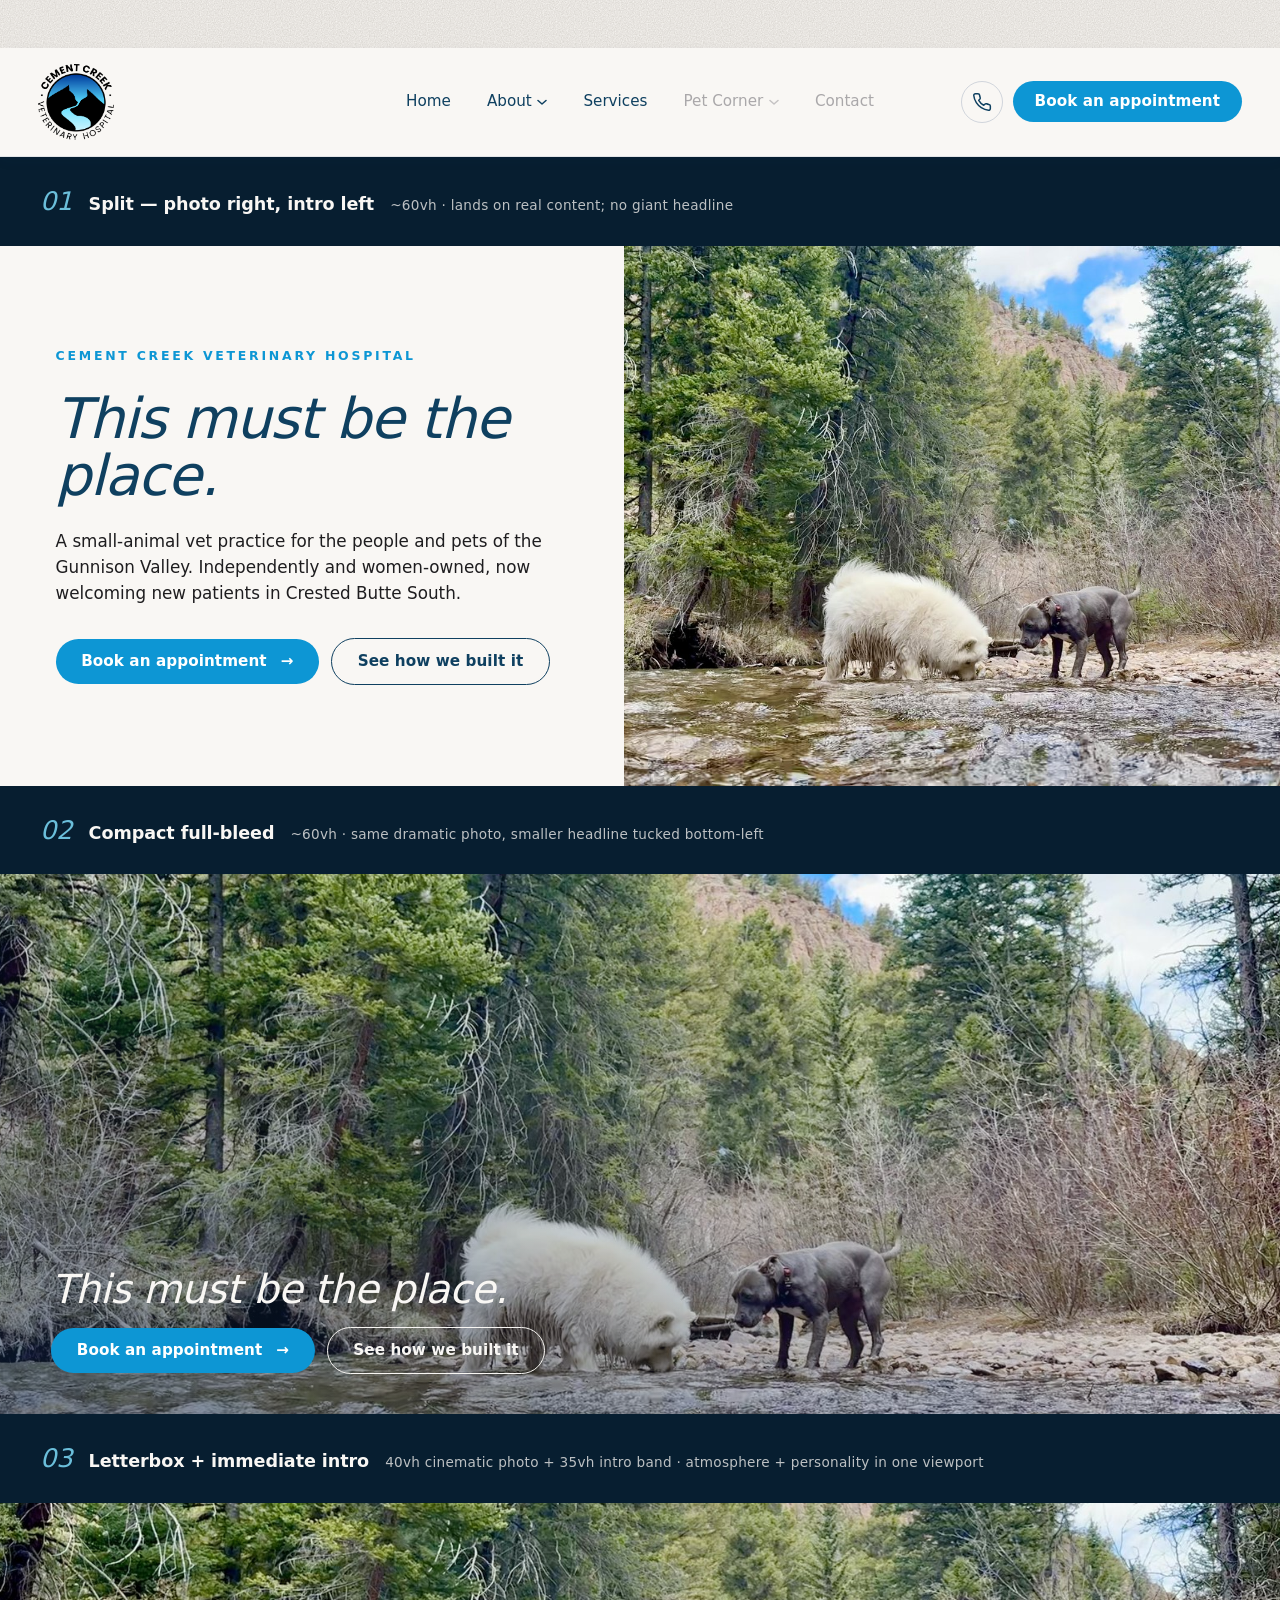
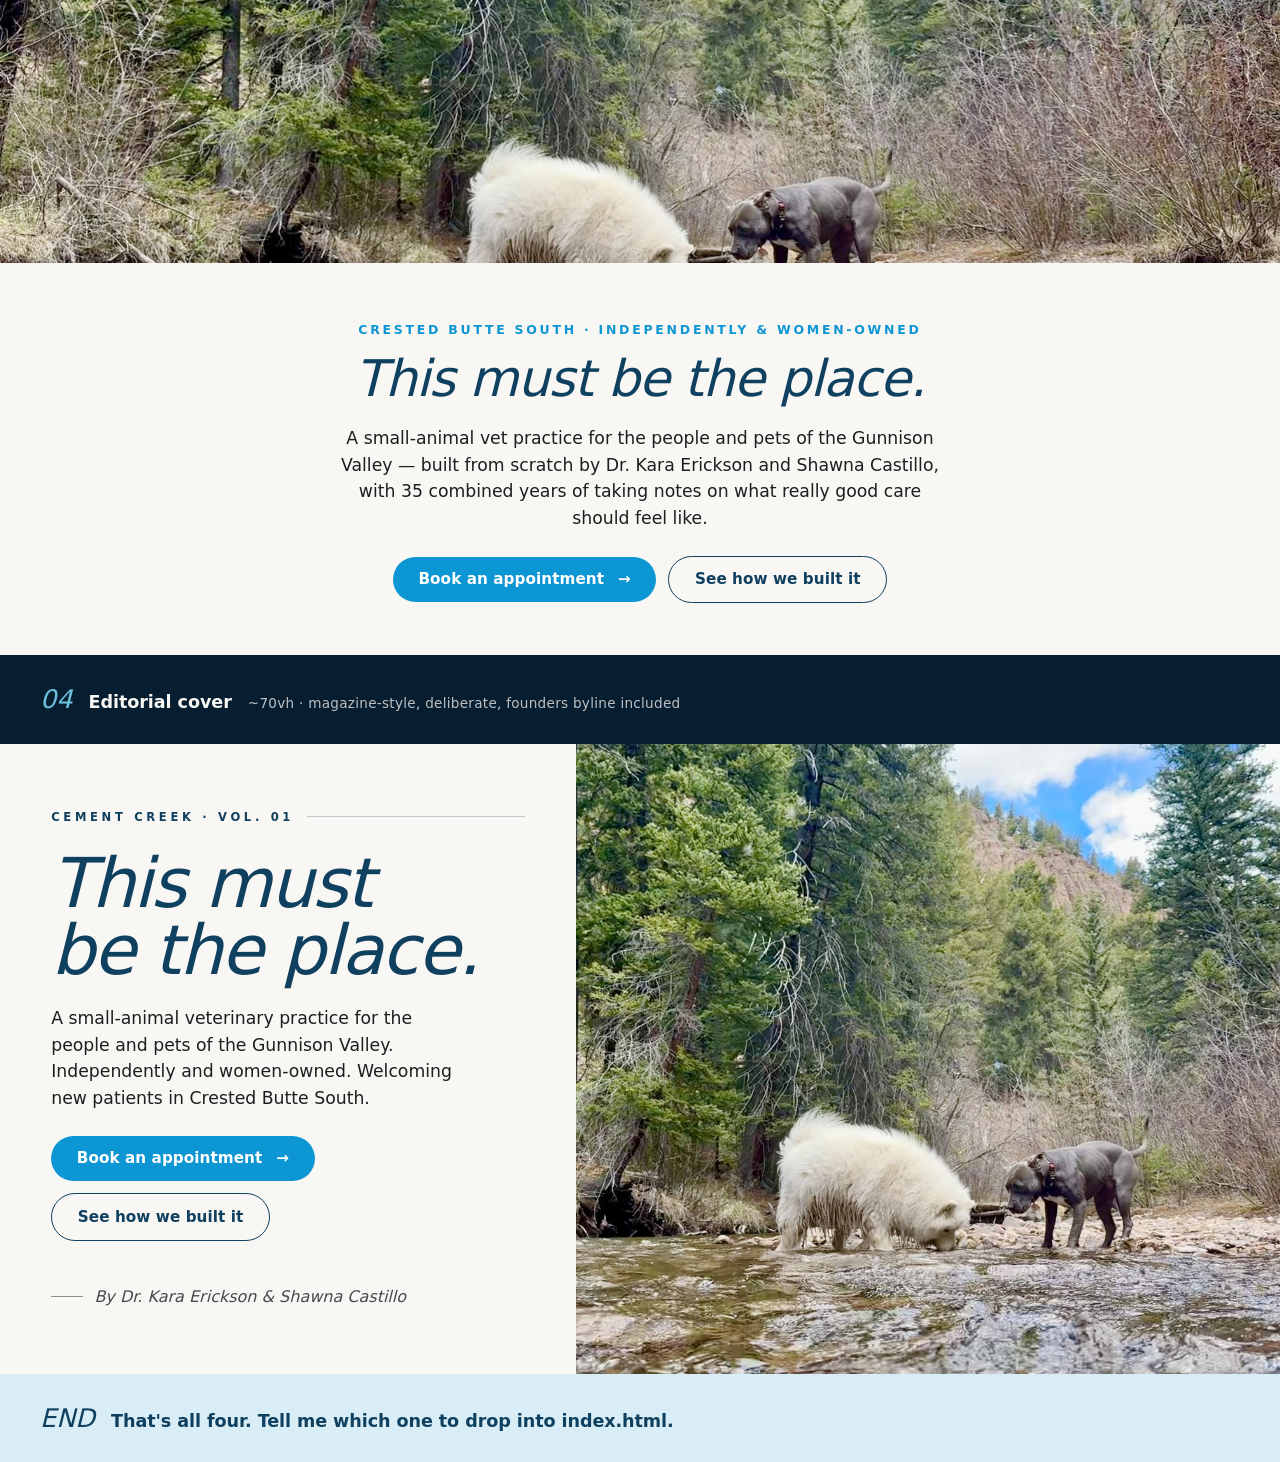
<file: hero-preview.html>
<!DOCTYPE html>
<html lang="en">
<head>
  <meta charset="UTF-8" />
  <meta name="viewport" content="width=device-width, initial-scale=1.0" />
  <title>Hero options — Cement Creek</title>
  <meta name="description" content="Four hero options for review. Internal preview page." />

  <link rel="preconnect" href="https://fonts.googleapis.com" />
  <link rel="preconnect" href="https://fonts.gstatic.com" crossorigin />
  <link href="https://fonts.googleapis.com/css2?family=Instrument+Serif:ital@0;1&family=Manrope:wght@300;400;500;600;700;800&display=swap" rel="stylesheet" />

  <link rel="stylesheet" href="styles/main.css" />
  <link rel="icon" type="image/png" href="assets/CEMENT CREEK MAIN LOGO_BADGE.png" />

  <style>
    /* ============================================================
       Preview-only styles. Scoped to .opt-N so they don't pollute
       the main site. Each block reuses the design system tokens
       (--paper, --ink, etc.) so what you see here is what you get
       when we drop the winning option into index.html.
       ============================================================ */

    /* Label band between options so it's obvious which is which */
    .preview-divider {
      background: var(--ink-deep);
      color: var(--paper);
      padding: 1.5rem clamp(1.25rem, 4vw, 2.5rem);
      font-family: var(--font-body);
      display: flex;
      align-items: baseline;
      gap: 1rem;
      flex-wrap: wrap;
    }
    .preview-divider__num {
      font-family: var(--font-display);
      font-style: italic;
      font-size: 1.6rem;
      color: var(--creek);
    }
    .preview-divider__name {
      font-size: 1.1rem;
      font-weight: 600;
      letter-spacing: -0.005em;
    }
    .preview-divider__note {
      font-size: 0.85rem;
      opacity: 0.75;
      letter-spacing: 0.02em;
    }

    /* ----- Option 1: Split (photo right, intro left) ----- */
    .opt-1 {
      min-height: 60vh;
      display: grid;
      grid-template-columns: minmax(0, 1fr) minmax(0, 1.05fr);
      align-items: stretch;
      background: var(--paper);
      overflow: hidden;
    }
    .opt-1__copy {
      padding: clamp(2.5rem, 5vw, 5rem) clamp(1.5rem, 4vw, 4rem);
      display: flex;
      flex-direction: column;
      justify-content: center;
      gap: 1.5rem;
      max-width: 620px;
      margin-left: auto;
    }
    .opt-1__eyebrow {
      font-family: var(--font-body);
      font-size: 0.78rem;
      font-weight: 600;
      letter-spacing: 0.22em;
      text-transform: uppercase;
      color: var(--creek-deep);
    }
    .opt-1__title {
      font-family: var(--font-display);
      font-weight: 400;
      font-style: italic;
      font-size: clamp(2.25rem, 1.6rem + 2.4vw, 3.5rem);
      line-height: 1.02;
      letter-spacing: -0.02em;
      color: var(--ink);
      margin: 0;
    }
    .opt-1__lede {
      font-size: 1.05rem;
      line-height: 1.55;
      color: var(--charcoal);
      margin: 0;
      max-width: 46ch;
    }
    .opt-1__actions { display: flex; gap: 0.75rem; align-items: center; flex-wrap: wrap; margin-top: 0.5rem; }
    .opt-1__photo {
      position: relative;
      overflow: hidden;
      min-height: 60vh;
    }
    .opt-1__photo img {
      width: 100%; height: 100%; object-fit: cover; display: block;
    }
    @media (max-width: 800px) {
      .opt-1 { grid-template-columns: 1fr; }
      .opt-1__photo { min-height: 36vh; order: 1; }
      .opt-1__copy { order: 2; margin-left: 0; }
    }


    /* ----- Option 2: Compact full-bleed ----- */
    .opt-2 {
      position: relative;
      height: 60vh;
      min-height: 460px;
      overflow: hidden;
      background: var(--ink-deep);
    }
    .opt-2__photo { position: absolute; inset: 0; }
    .opt-2__photo img { width: 100%; height: 100%; object-fit: cover; display: block; transform: scale(1.04); }
    .opt-2::after {
      /* soft scrim bottom-left only, so the text reads but the photo isn't muddied */
      content: ''; position: absolute; inset: 0;
      background: linear-gradient(to top right, rgba(13, 37, 72, 0.55), rgba(13, 37, 72, 0.08) 55%, transparent 75%);
      pointer-events: none;
    }
    .opt-2__copy {
      position: absolute;
      left: clamp(1.5rem, 4vw, 3.5rem);
      right: auto;
      bottom: clamp(1.75rem, 3.5vw, 2.5rem);
      color: var(--paper);
      max-width: 540px;
      z-index: 2;
    }
    .opt-2__title {
      font-family: var(--font-display);
      font-style: italic;
      font-weight: 400;
      font-size: clamp(1.75rem, 1.3rem + 1.5vw, 2.5rem);
      line-height: 1.04;
      letter-spacing: -0.015em;
      color: var(--paper);
      margin: 0 0 1rem;
    }
    .opt-2__actions { display: flex; gap: 0.75rem; align-items: center; flex-wrap: wrap; }
    .opt-2 .btn--ghost { color: var(--paper); border-color: var(--paper); }


    /* ----- Option 3: Letterbox + intro band ----- */
    .opt-3 { background: var(--paper); }
    .opt-3__photo {
      height: 40vh;
      min-height: 280px;
      max-height: 380px;
      overflow: hidden;
      position: relative;
    }
    .opt-3__photo img { width: 100%; height: 100%; object-fit: cover; display: block; }
    .opt-3__band {
      padding: clamp(2rem, 4vw, 3.5rem) clamp(1.25rem, 4vw, 2.5rem);
      max-width: 920px;
      margin: 0 auto;
      text-align: center;
    }
    .opt-3__eyebrow {
      font-family: var(--font-body);
      font-size: 0.78rem;
      font-weight: 600;
      letter-spacing: 0.22em;
      text-transform: uppercase;
      color: var(--creek-deep);
      display: inline-block;
      margin-bottom: 0.85rem;
    }
    .opt-3__title {
      font-family: var(--font-display);
      font-style: italic;
      font-weight: 400;
      font-size: clamp(2rem, 1.4rem + 2.2vw, 3.25rem);
      line-height: 1.02;
      letter-spacing: -0.02em;
      color: var(--ink);
      margin: 0 0 1.25rem;
    }
    .opt-3__lede {
      font-size: 1.08rem;
      line-height: 1.55;
      color: var(--charcoal);
      margin: 0 auto 1.5rem;
      max-width: 56ch;
    }
    .opt-3__actions { display: inline-flex; gap: 0.75rem; align-items: center; flex-wrap: wrap; justify-content: center; }


    /* ----- Option 4: Editorial cover ----- */
    .opt-4 {
      min-height: 70vh;
      display: grid;
      grid-template-columns: minmax(0, 0.9fr) minmax(0, 1.1fr);
      background: var(--paper);
      gap: 0;
      overflow: hidden;
    }
    .opt-4__copy {
      padding: clamp(2.5rem, 5vw, 5rem) clamp(1.5rem, 4vw, 4rem);
      display: flex;
      flex-direction: column;
      justify-content: space-between;
      gap: 2rem;
    }
    .opt-4__masthead {
      font-family: var(--font-body);
      font-weight: 700;
      font-size: 0.72rem;
      letter-spacing: 0.32em;
      text-transform: uppercase;
      color: var(--ink);
      display: flex;
      align-items: center;
      gap: 0.8rem;
    }
    .opt-4__masthead::after {
      content: ''; flex: 1; height: 1px; background: var(--ink); opacity: 0.25;
    }
    .opt-4__title {
      font-family: var(--font-display);
      font-style: italic;
      font-weight: 400;
      font-size: clamp(2.5rem, 1.5rem + 3.5vw, 4.5rem);
      line-height: 0.98;
      letter-spacing: -0.025em;
      color: var(--ink);
      margin: 1.5rem 0 1.25rem;
    }
    .opt-4__lede {
      font-size: 1.08rem;
      line-height: 1.55;
      color: var(--charcoal);
      max-width: 38ch;
      margin: 0 0 1.5rem;
    }
    .opt-4__actions { display: flex; gap: 0.75rem; align-items: center; flex-wrap: wrap; margin-bottom: 0.5rem; }
    .opt-4__byline {
      font-family: var(--font-display);
      font-style: italic;
      font-size: 1rem;
      color: var(--stone);
      letter-spacing: 0;
      display: flex;
      align-items: center;
      gap: 0.7rem;
    }
    .opt-4__byline::before {
      content: ''; width: 32px; height: 1px; background: var(--stone); opacity: 0.6;
    }
    .opt-4__photo {
      position: relative;
      overflow: hidden;
      min-height: 70vh;
    }
    .opt-4__photo img { width: 100%; height: 100%; object-fit: cover; display: block; }
    @media (max-width: 800px) {
      .opt-4 { grid-template-columns: 1fr; }
      .opt-4__photo { min-height: 40vh; order: 1; }
      .opt-4__copy { order: 2; }
    }
  </style>
</head>
<body>

  <div id="global-header"></div>

  <main>

    <!-- ====== OPTION 1 — Split ====== -->
    <div class="preview-divider">
      <span class="preview-divider__num">01</span>
      <span class="preview-divider__name">Split &mdash; photo right, intro left</span>
      <span class="preview-divider__note">~60vh &middot; lands on real content; no giant headline</span>
    </div>
    <section class="opt-1" aria-label="Option 1: Split hero">
      <div class="opt-1__copy">
        <span class="opt-1__eyebrow">Cement Creek Veterinary Hospital</span>
        <h1 class="opt-1__title">This must be the place.</h1>
        <p class="opt-1__lede">
          A small-animal vet practice for the people and pets of the Gunnison Valley. Independently and women-owned, now welcoming new patients in Crested Butte South.
        </p>
        <div class="opt-1__actions">
          <a href="#" class="btn btn--primary btn--arrow">Book an appointment</a>
          <a href="#" class="btn btn--ghost">See how we built it</a>
        </div>
      </div>
      <div class="opt-1__photo">
        <img src="assets/images/creek-dogs-landscape.jpg" alt="Two dogs in Cement Creek" />
      </div>
    </section>


    <!-- ====== OPTION 2 — Compact full-bleed ====== -->
    <div class="preview-divider">
      <span class="preview-divider__num">02</span>
      <span class="preview-divider__name">Compact full-bleed</span>
      <span class="preview-divider__note">~60vh &middot; same dramatic photo, smaller headline tucked bottom-left</span>
    </div>
    <section class="opt-2" aria-label="Option 2: Compact full-bleed hero">
      <div class="opt-2__photo">
        <img src="assets/images/creek-dogs-landscape.jpg" alt="Two dogs in Cement Creek" />
      </div>
      <div class="opt-2__copy">
        <h1 class="opt-2__title">This must be the place.</h1>
        <div class="opt-2__actions">
          <a href="#" class="btn btn--primary btn--arrow">Book an appointment</a>
          <a href="#" class="btn btn--ghost">See how we built it</a>
        </div>
      </div>
    </section>


    <!-- ====== OPTION 3 — Letterbox + immediate intro ====== -->
    <div class="preview-divider">
      <span class="preview-divider__num">03</span>
      <span class="preview-divider__name">Letterbox + immediate intro</span>
      <span class="preview-divider__note">40vh cinematic photo + 35vh intro band &middot; atmosphere + personality in one viewport</span>
    </div>
    <section class="opt-3" aria-label="Option 3: Letterbox hero with intro band">
      <div class="opt-3__photo">
        <img src="assets/images/creek-dogs-landscape.jpg" alt="Two dogs in Cement Creek" />
      </div>
      <div class="opt-3__band">
        <span class="opt-3__eyebrow">Crested Butte South &middot; Independently &amp; women-owned</span>
        <h1 class="opt-3__title">This must be the place.</h1>
        <p class="opt-3__lede">
          A small-animal vet practice for the people and pets of the Gunnison Valley &mdash; built from scratch by Dr. Kara Erickson and Shawna Castillo, with 35 combined years of taking notes on what really good care should feel like.
        </p>
        <div class="opt-3__actions">
          <a href="#" class="btn btn--primary btn--arrow">Book an appointment</a>
          <a href="#" class="btn btn--ghost">See how we built it</a>
        </div>
      </div>
    </section>


    <!-- ====== OPTION 4 — Editorial cover ====== -->
    <div class="preview-divider">
      <span class="preview-divider__num">04</span>
      <span class="preview-divider__name">Editorial cover</span>
      <span class="preview-divider__note">~70vh &middot; magazine-style, deliberate, founders byline included</span>
    </div>
    <section class="opt-4" aria-label="Option 4: Editorial cover hero">
      <div class="opt-4__copy">
        <div>
          <div class="opt-4__masthead">Cement Creek &middot; Vol. 01</div>
          <h1 class="opt-4__title">This must<br/>be the place.</h1>
          <p class="opt-4__lede">
            A small-animal veterinary practice for the people and pets of the Gunnison Valley. Independently and women-owned. Welcoming new patients in Crested Butte South.
          </p>
          <div class="opt-4__actions">
            <a href="#" class="btn btn--primary btn--arrow">Book an appointment</a>
            <a href="#" class="btn btn--ghost">See how we built it</a>
          </div>
        </div>
        <div class="opt-4__byline">By Dr.&nbsp;Kara Erickson &amp; Shawna Castillo</div>
      </div>
      <div class="opt-4__photo">
        <img src="assets/images/creek-dogs-landscape.jpg" alt="Two dogs in Cement Creek" />
      </div>
    </section>

    <div class="preview-divider" style="background: var(--paper-warm); color: var(--ink);">
      <span class="preview-divider__num" style="color: var(--ink);">END</span>
      <span class="preview-divider__name">That's all four. Tell me which one to drop into index.html.</span>
    </div>

  </main>

  <script src="includes/load-partials.js"></script>
</body>
</html>
</file>
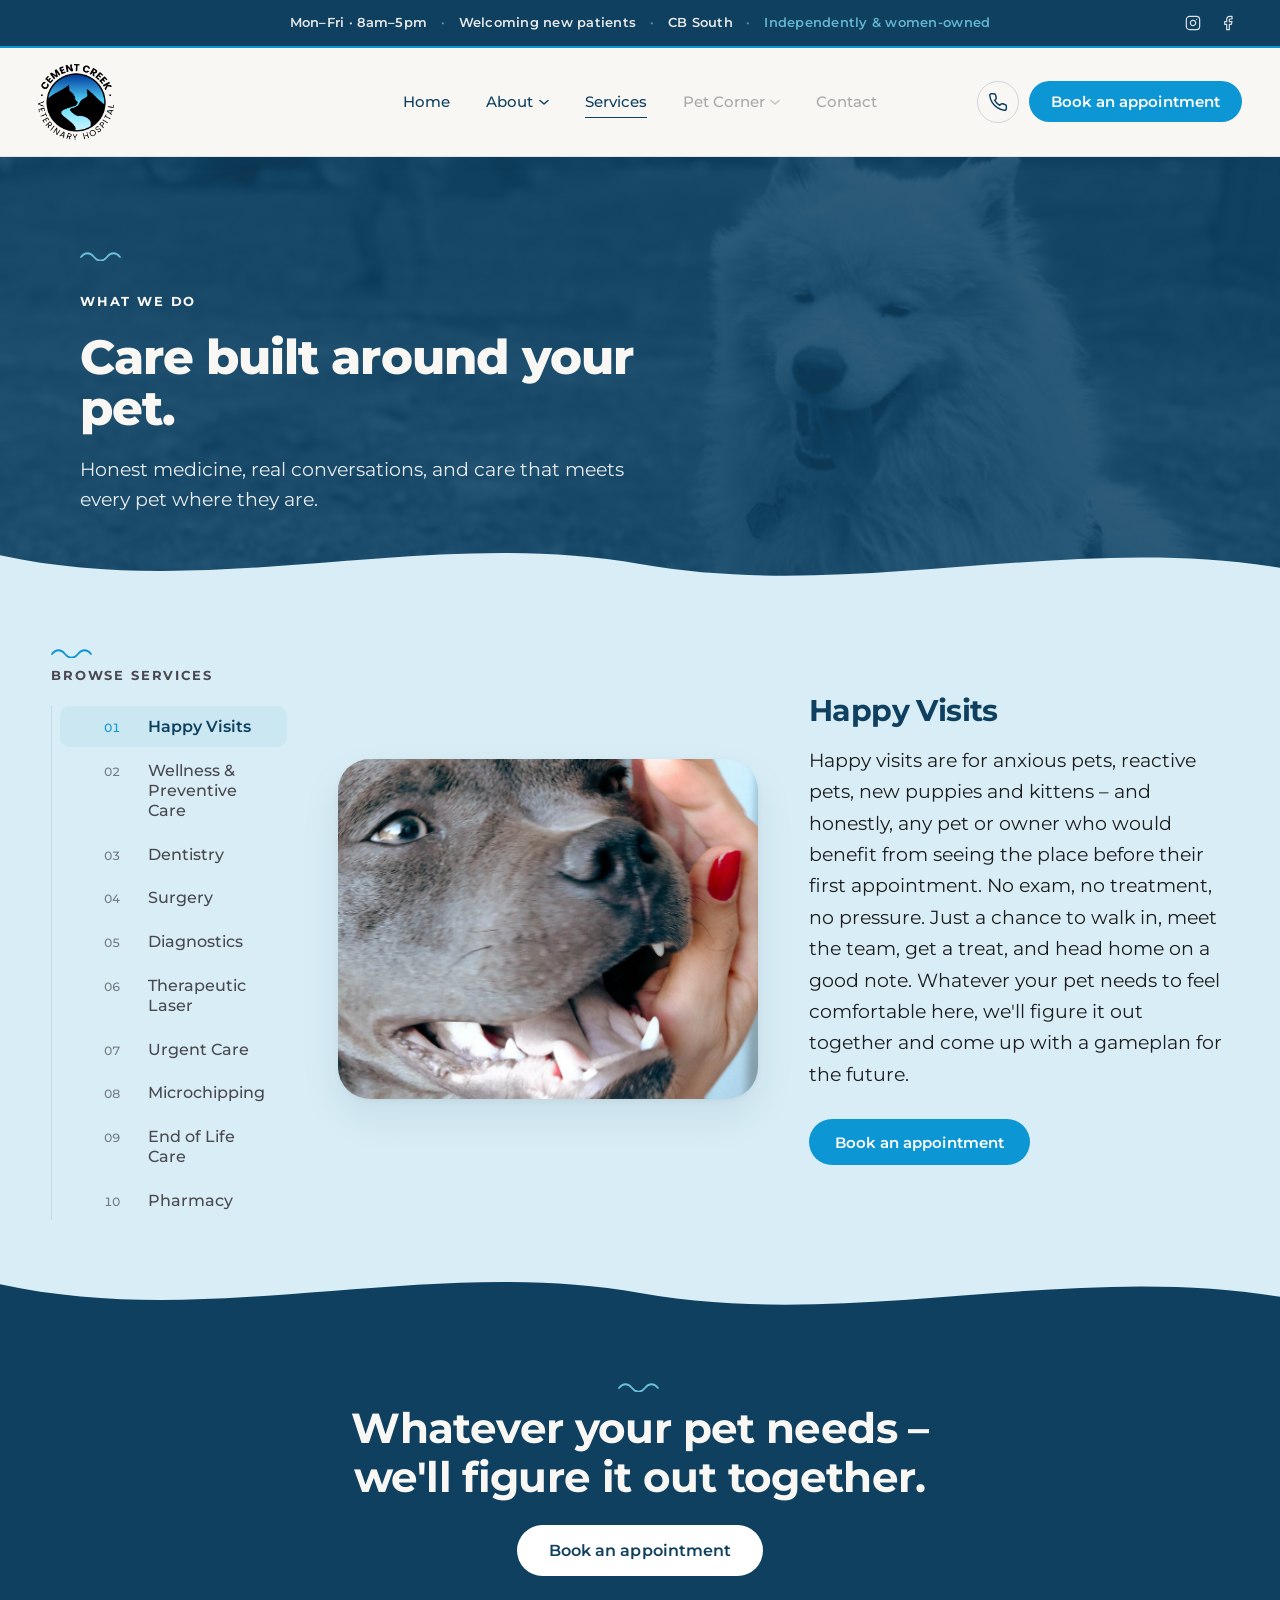
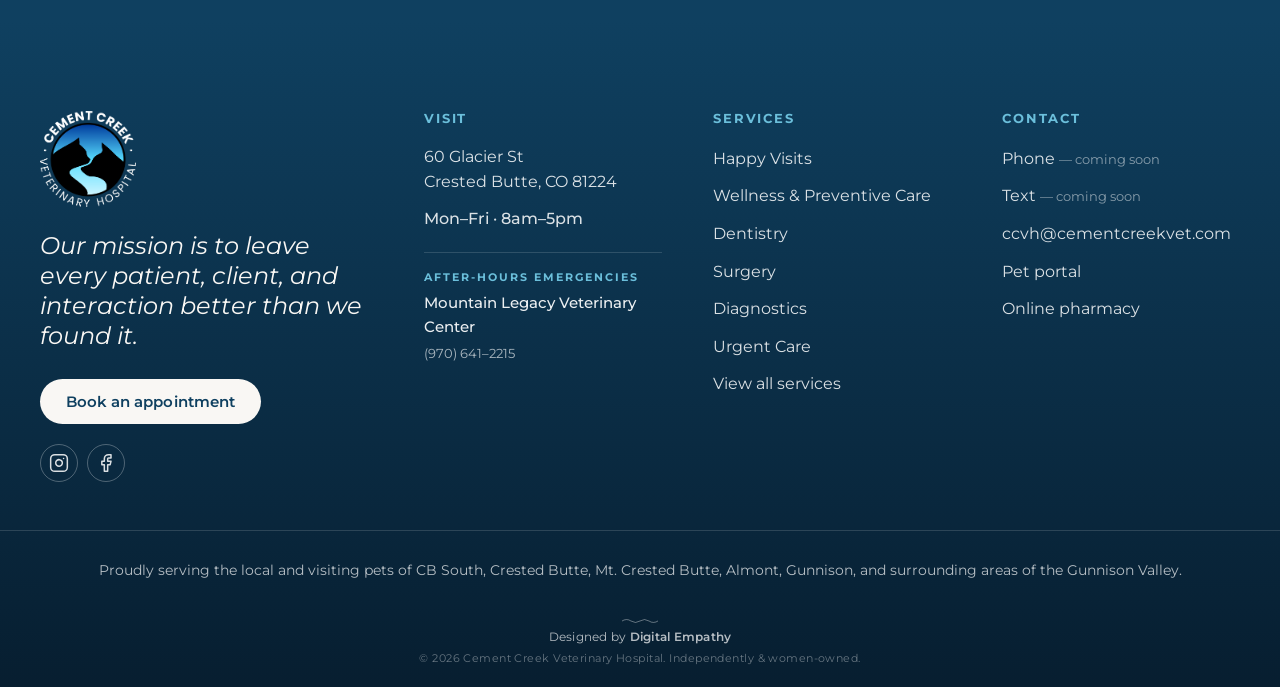
<file: services.html>
<!DOCTYPE html>
<html lang="en">
<head>
  <meta charset="UTF-8" />
  <meta name="viewport" content="width=device-width, initial-scale=1.0" />
  <title>Services — Cement Creek Veterinary Hospital</title>
  <meta name="description" content="Honest medicine, real conversations, and care built around your pet. From happy visits and wellness exams to dentistry, surgery, diagnostics, urgent care, and end-of-life support — all under one roof in Crested Butte South." />

  <!-- Google Fonts -->
  <link rel="preconnect" href="https://fonts.googleapis.com" />
  <link rel="preconnect" href="https://fonts.gstatic.com" crossorigin />
  <link href="https://fonts.googleapis.com/css2?family=Montserrat:ital,wght@0,300;0,400;0,500;0,600;0,700;0,800;1,400;1,500&display=swap" rel="stylesheet" />

  <link rel="stylesheet" href="styles/main.css?v=48" />
  <link rel="icon" type="image/png" href="assets/CEMENT CREEK MAIN LOGO_BADGE.png" />

  <!-- Feedbucket — client feedback widget (Cement Creek project) -->
  <script type="text/javascript">
    (function(k) {
        let s=document.createElement('script');s.defer=true;
        s.src="https://cdn.feedbucket.app/assets/feedbucket.js";
        s.dataset.feedbucket=k;document.head.appendChild(s);
    })('0OCWwyM0vDK1iGGIJFXx')
  </script>
</head>
<body>

  <div id="global-header"></div>

  <main>

    <!-- ========================================================
         PAGE HERO — banner variant. Full-bleed cat-on-exam-table
         photo behind a left-weighted dark scrim, with the
         headline overlaid in cream. Wavy-bottom divider flows
         into the paper-warm services section below.
         Same pattern team.html uses, with the services-specific
         bg image swapped in via .page-hero--services.
         ======================================================== -->
    <section class="page-hero page-hero--banner page-hero--services" aria-labelledby="services-hero-title">
      <div class="container page-hero__inner">
        <svg class="page-hero__wave-mark" aria-hidden="true" width="44" height="12" viewBox="0 0 44 12" fill="none" data-reveal>
          <path d="M1 8C5 3 10 3 14 8C18 13 23 13 27 8C31 3 36 3 40 8" stroke="currentColor" stroke-width="1.8" stroke-linecap="round"/>
        </svg>
        <span class="eyebrow eyebrow--on-dark" data-reveal>What we do</span>
        <h1 class="page-hero__title" id="services-hero-title" data-reveal>
          Care built <em>around your pet.</em>
        </h1>
        <p class="page-hero__lede" data-reveal>
          Honest medicine, real conversations, and care that meets every pet where they are.
        </p>
      </div>
    </section>

    <!-- ========================================================
         SERVICES — sticky menu on the LEFT, single focus
         panel on the RIGHT. Click a menu item to swap the
         focus pane. The page itself barely scrolls — the
         menu pins to the viewport on desktop so all 10
         services stay one click away.

         Mobile (< 900px): the menu becomes a horizontal
         pill rail at the top, focus pane stacks beneath.
         ======================================================== -->
    <section class="services-page" aria-labelledby="services-section-title">
      <h2 class="visually-hidden" id="services-section-title">All services</h2>
      <div class="container">
        <div class="services-page__layout">

          <!-- LEFT: sticky menu -->
          <nav class="services-menu" aria-label="Service categories">
            <span class="eyebrow services-menu__label" data-reveal>Browse services</span>
            <ol class="services-menu__list" role="tablist" aria-orientation="vertical">

              <li role="presentation">
                <button class="services-menu__item is-active"
                        role="tab" aria-selected="true"
                        aria-controls="panel-happy-visits" id="tab-happy-visits"
                        data-service="happy-visits">
                  <span class="services-menu__num" aria-hidden="true">01</span>
                  <span class="services-menu__name">Happy Visits</span>
                </button>
              </li>
              <li role="presentation">
                <button class="services-menu__item"
                        role="tab" aria-selected="false" tabindex="-1"
                        aria-controls="panel-wellness" id="tab-wellness"
                        data-service="wellness">
                  <span class="services-menu__num" aria-hidden="true">02</span>
                  <span class="services-menu__name">Wellness &amp; Preventive Care</span>
                </button>
              </li>
              <li role="presentation">
                <button class="services-menu__item"
                        role="tab" aria-selected="false" tabindex="-1"
                        aria-controls="panel-dentistry" id="tab-dentistry"
                        data-service="dentistry">
                  <span class="services-menu__num" aria-hidden="true">03</span>
                  <span class="services-menu__name">Dentistry</span>
                </button>
              </li>
              <li role="presentation">
                <button class="services-menu__item"
                        role="tab" aria-selected="false" tabindex="-1"
                        aria-controls="panel-surgery" id="tab-surgery"
                        data-service="surgery">
                  <span class="services-menu__num" aria-hidden="true">04</span>
                  <span class="services-menu__name">Surgery</span>
                </button>
              </li>
              <li role="presentation">
                <button class="services-menu__item"
                        role="tab" aria-selected="false" tabindex="-1"
                        aria-controls="panel-diagnostics" id="tab-diagnostics"
                        data-service="diagnostics">
                  <span class="services-menu__num" aria-hidden="true">05</span>
                  <span class="services-menu__name">Diagnostics</span>
                </button>
              </li>
              <li role="presentation">
                <button class="services-menu__item"
                        role="tab" aria-selected="false" tabindex="-1"
                        aria-controls="panel-laser" id="tab-laser"
                        data-service="laser">
                  <span class="services-menu__num" aria-hidden="true">06</span>
                  <span class="services-menu__name">Therapeutic Laser</span>
                </button>
              </li>
              <li role="presentation">
                <button class="services-menu__item"
                        role="tab" aria-selected="false" tabindex="-1"
                        aria-controls="panel-urgent-care" id="tab-urgent-care"
                        data-service="urgent-care">
                  <span class="services-menu__num" aria-hidden="true">07</span>
                  <span class="services-menu__name">Urgent Care</span>
                </button>
              </li>
              <li role="presentation">
                <button class="services-menu__item"
                        role="tab" aria-selected="false" tabindex="-1"
                        aria-controls="panel-microchipping" id="tab-microchipping"
                        data-service="microchipping">
                  <span class="services-menu__num" aria-hidden="true">08</span>
                  <span class="services-menu__name">Microchipping</span>
                </button>
              </li>
              <li role="presentation">
                <button class="services-menu__item"
                        role="tab" aria-selected="false" tabindex="-1"
                        aria-controls="panel-end-of-life" id="tab-end-of-life"
                        data-service="end-of-life">
                  <span class="services-menu__num" aria-hidden="true">09</span>
                  <span class="services-menu__name">End of Life Care</span>
                </button>
              </li>
              <li role="presentation">
                <button class="services-menu__item"
                        role="tab" aria-selected="false" tabindex="-1"
                        aria-controls="panel-pharmacy" id="tab-pharmacy"
                        data-service="pharmacy">
                  <span class="services-menu__num" aria-hidden="true">10</span>
                  <span class="services-menu__name">Pharmacy</span>
                </button>
              </li>

            </ol>
          </nav>

          <!-- RIGHT: focus pane. One <article> per service; only
               .is-active is displayed. Copy is verbatim from
               the client. -->
          <div class="services-focus">

            <!-- 01 — HAPPY VISITS -->
            <article class="services-panel is-active"
                     role="tabpanel" tabindex="0"
                     aria-labelledby="tab-happy-visits"
                     id="panel-happy-visits"
                     data-service-panel="happy-visits">
              <figure class="services-panel__media">
                <img src="assets/images/service-happy-visits.jpg"
                     alt="A young golden retriever puppy exploring a grassy field"
                     loading="lazy" />
              </figure>
              <div class="services-panel__body">
                <h3 class="services-panel__title">Happy Visits</h3>
                <p class="services-panel__copy">
                  Happy visits are for anxious pets, reactive pets, new puppies and
                  kittens &ndash; and honestly, any pet or owner who would benefit
                  from seeing the place before their first appointment. No exam, no
                  treatment, no pressure. Just a chance to walk in, meet the team,
                  get a treat, and head home on a good note. Whatever your pet
                  needs to feel comfortable here, we'll figure it out together and
                  come up with a gameplan for the future.
                </p>
                <a href="#" class="btn btn--primary services-panel__cta" data-todo="Book an appointment URL">Book an appointment</a>
              </div>
            </article>

            <!-- 02 — WELLNESS & PREVENTIVE CARE -->
            <article class="services-panel"
                     role="tabpanel" tabindex="0" hidden
                     aria-labelledby="tab-wellness"
                     id="panel-wellness"
                     data-service-panel="wellness">
              <figure class="services-panel__media">
                <img src="assets/images/service-wellness.jpg"
                     alt="A healthy German Shepherd with a bright, happy expression"
                     loading="lazy" />
              </figure>
              <div class="services-panel__body">
                <h3 class="services-panel__title">Wellness &amp; Preventive Care</h3>
                <p class="services-panel__copy">
                  Good preventive care is built on two things: knowing your pet and
                  knowing the science. We take both seriously. Wellness visits are
                  where we establish that foundation &ndash; getting to know your
                  dog or cat over time, staying ahead of what's coming, and making
                  sure you always understand why we're recommending what we're
                  recommending.
                </p>
                <a href="#" class="btn btn--primary services-panel__cta" data-todo="Book an appointment URL">Book an appointment</a>
              </div>
            </article>

            <!-- 03 — DENTISTRY -->
            <article class="services-panel"
                     role="tabpanel" tabindex="0" hidden
                     aria-labelledby="tab-dentistry"
                     id="panel-dentistry"
                     data-service-panel="dentistry">
              <figure class="services-panel__media">
                <img src="assets/images/service-dentistry.jpg"
                     alt="A happy golden retriever showing off a bright, healthy smile"
                     loading="lazy" />
              </figure>
              <div class="services-panel__body">
                <h3 class="services-panel__title">Dentistry</h3>
                <p class="services-panel__copy">
                  Dental disease is the thing we wish more pet owners knew about
                  earlier. Most pets have some degree of it by age three, and most
                  of them won't show it. That's why we built a dedicated dental
                  suite with digital dental imaging &ndash; so we can see exactly
                  what's happening below the gumline, not just guess at it.
                </p>
                <aside class="services-panel__note" data-todo="Add before/after dental photos when received">
                  Before &amp; after photos coming soon.
                </aside>
                <a href="#" class="btn btn--primary services-panel__cta" data-todo="Book an appointment URL">Book an appointment</a>
              </div>
            </article>

            <!-- 04 — SURGERY -->
            <article class="services-panel"
                     role="tabpanel" tabindex="0" hidden
                     aria-labelledby="tab-surgery"
                     id="panel-surgery"
                     data-service-panel="surgery">
              <figure class="services-panel__media">
                <img src="assets/images/service-surgery.jpg"
                     alt="Sterile surgical instruments laid out on a green operating drape"
                     loading="lazy" />
              </figure>
              <div class="services-panel__body">
                <h3 class="services-panel__title">Surgery</h3>
                <p class="services-panel__copy">
                  We know surgery can be stressful. We're obsessive about keeping
                  you in the loop from drop-off to pick-up: text updates along the
                  way, a call when your pet is in recovery, and we stay with them
                  until they're ready to go home. No news is not good news here
                  &ndash; we'll always reach out.
                </p>
                <a href="#" class="btn btn--primary services-panel__cta" data-todo="Book an appointment URL">Book an appointment</a>
              </div>
            </article>

            <!-- 05 — DIAGNOSTICS -->
            <article class="services-panel"
                     role="tabpanel" tabindex="0" hidden
                     aria-labelledby="tab-diagnostics"
                     id="panel-diagnostics"
                     data-service-panel="diagnostics">
              <figure class="services-panel__media">
                <img src="assets/images/service-diagnostics.jpg"
                     alt="Ultrasound scan printouts from a modern diagnostic machine"
                     loading="lazy" />
              </figure>
              <div class="services-panel__body">
                <h3 class="services-panel__title">Diagnostics</h3>
                <p class="services-panel__copy">
                  Digital radiography, ultrasound imaging, in-house bloodwork,
                  urinalysis, cytology, and more. When something's off, we run
                  the tests right here. Many results come back within the same
                  visit &ndash; because waiting days for answers when your pet
                  doesn't feel well isn't good enough.
                </p>
                <a href="#" class="btn btn--primary services-panel__cta" data-todo="Book an appointment URL">Book an appointment</a>
              </div>
            </article>

            <!-- 06 — THERAPEUTIC LASER -->
            <article class="services-panel"
                     role="tabpanel" tabindex="0" hidden
                     aria-labelledby="tab-laser"
                     id="panel-laser"
                     data-service-panel="laser">
              <figure class="services-panel__media">
                <img src="assets/images/service-laser.jpg"
                     alt="A husky snuggled in a soft blanket, comfortable and at rest"
                     loading="lazy" />
              </figure>
              <div class="services-panel__body">
                <h3 class="services-panel__title">Therapeutic Laser</h3>
                <p class="services-panel__copy">
                  Therapeutic laser uses targeted light energy to reduce
                  inflammation, relieve pain, and accelerate healing. We use it
                  for post-surgical recovery, wound care, and a range of
                  musculoskeletal conditions. It's non-invasive, well-tolerated
                  by most pets, and often makes a noticeable difference &ndash;
                  especially for older dogs and cats managing chronic pain.
                </p>
                <a href="#" class="btn btn--primary services-panel__cta" data-todo="Book an appointment URL">Book an appointment</a>
              </div>
            </article>

            <!-- 07 — URGENT CARE -->
            <article class="services-panel"
                     role="tabpanel" tabindex="0" hidden
                     aria-labelledby="tab-urgent-care"
                     id="panel-urgent-care"
                     data-service-panel="urgent-care">
              <figure class="services-panel__media">
                <img src="assets/images/service-urgent-care.jpg"
                     alt="A calm dog resting attentively indoors"
                     loading="lazy" />
              </figure>
              <div class="services-panel__body">
                <h3 class="services-panel__title">Urgent Care</h3>
                <p class="services-panel__copy">
                  Life with pets doesn't always stay on schedule. We see urgent
                  cases during business hours &ndash; the things that can't wait
                  for a regular appointment but don't require an emergency
                  hospital. If you're not sure whether what you're dealing with
                  counts, call or text us and we'll help you figure it out.
                </p>
                <a href="tel:" class="btn btn--primary services-panel__cta" data-todo="Phone number for urgent care line">Call or text us</a>
              </div>
            </article>

            <!-- 08 — MICROCHIPPING -->
            <article class="services-panel"
                     role="tabpanel" tabindex="0" hidden
                     aria-labelledby="tab-microchipping"
                     id="panel-microchipping"
                     data-service-panel="microchipping">
              <figure class="services-panel__media">
                <img src="assets/images/service-microchip.jpg"
                     alt="A small kitten cradled gently in human hands"
                     loading="lazy" />
              </figure>
              <div class="services-panel__body">
                <h3 class="services-panel__title">Microchipping</h3>
                <p class="services-panel__copy">
                  Quick, simple, and one of the best things you can do for your
                  pet. A microchip is permanent identification that stays with
                  them for life. We can add it to any visit.
                </p>
                <a href="#" class="btn btn--primary services-panel__cta" data-todo="Book an appointment URL">Book an appointment</a>
              </div>
            </article>

            <!-- 09 — END OF LIFE CARE -->
            <article class="services-panel"
                     role="tabpanel" tabindex="0" hidden
                     aria-labelledby="tab-end-of-life"
                     id="panel-end-of-life"
                     data-service-panel="end-of-life">
              <figure class="services-panel__media">
                <img src="assets/images/service-end-of-life.jpg"
                     alt="A senior dog resting peacefully"
                     loading="lazy" />
              </figure>
              <div class="services-panel__body">
                <h3 class="services-panel__title">End of Life Care</h3>
                <p class="services-panel__copy">
                  Saying goodbye to a pet is one of the hardest things we do
                  &ndash; for you, and honestly, for us too. We approach end of
                  life care with the same honesty and intention we bring to
                  everything else: helping you understand what your pet is
                  experiencing, what your options are, and making sure that when
                  the time comes, it happens with dignity and without rush. You
                  don't have to navigate this alone.
                </p>
                <a href="#" class="btn btn--primary services-panel__cta" data-todo="End-of-life conversation URL or contact route">Reach out when you're ready</a>
              </div>
            </article>

            <!-- 10 — PHARMACY -->
            <article class="services-panel"
                     role="tabpanel" tabindex="0" hidden
                     aria-labelledby="tab-pharmacy"
                     id="panel-pharmacy"
                     data-service-panel="pharmacy">
              <figure class="services-panel__media">
                <img src="assets/images/service-pharmacy.jpg"
                     alt="A white pharmacy bottle with capsules"
                     loading="lazy" />
              </figure>
              <div class="services-panel__body">
                <h3 class="services-panel__title">Pharmacy</h3>
                <p class="services-panel__copy">
                  We keep the medications we trust stocked in-house, so you can
                  leave with what your pet needs the same day &ndash; no waiting,
                  no extra trips. Prefer the convenience of home delivery? Our
                  online pharmacy is available anytime.
                </p>
                <a href="#" class="btn btn--primary services-panel__cta" data-todo="Online pharmacy login / order URL">Log in or order online</a>
              </div>
            </article>

          </div>

        </div>
      </div>
    </section>

    <!-- ========================================================
         CLOSER — same dark CTA band as homepage + team page so
         every page closes the same way.
         Headline echoes a phrase from the Happy Visits copy
         ("we'll figure it out together") to thread the voice
         from a service back into the brand.
         ======================================================== -->
    <section class="closer closer--services" aria-labelledby="services-closer-title">
      <div class="container container--narrow">
        <!-- Wave-mark squiggle above the CTA headline (matches the homepage closer). -->
        <svg class="closer__wave-mark" aria-hidden="true" width="44" height="12" viewBox="0 0 44 12" fill="none" data-reveal>
          <path d="M1 8C5 3 10 3 14 8C18 13 23 13 27 8C31 3 36 3 40 8" stroke="currentColor" stroke-width="1.8" stroke-linecap="round"/>
        </svg>
        <h2 class="closer__title" id="services-closer-title" data-reveal>
          Whatever your pet needs &ndash; <em>we'll figure it out together.</em>
        </h2>
        <div data-reveal>
          <a href="#" class="btn closer__cta btn--primary" data-todo="Book an appointment URL">Book an appointment</a>
        </div>
      </div>
    </section>

  </main>

  <div id="global-footer"></div>

  <script src="includes/load-partials.js"></script>
  <script src="scripts/main.js"></script>
</body>
</html>
</file>
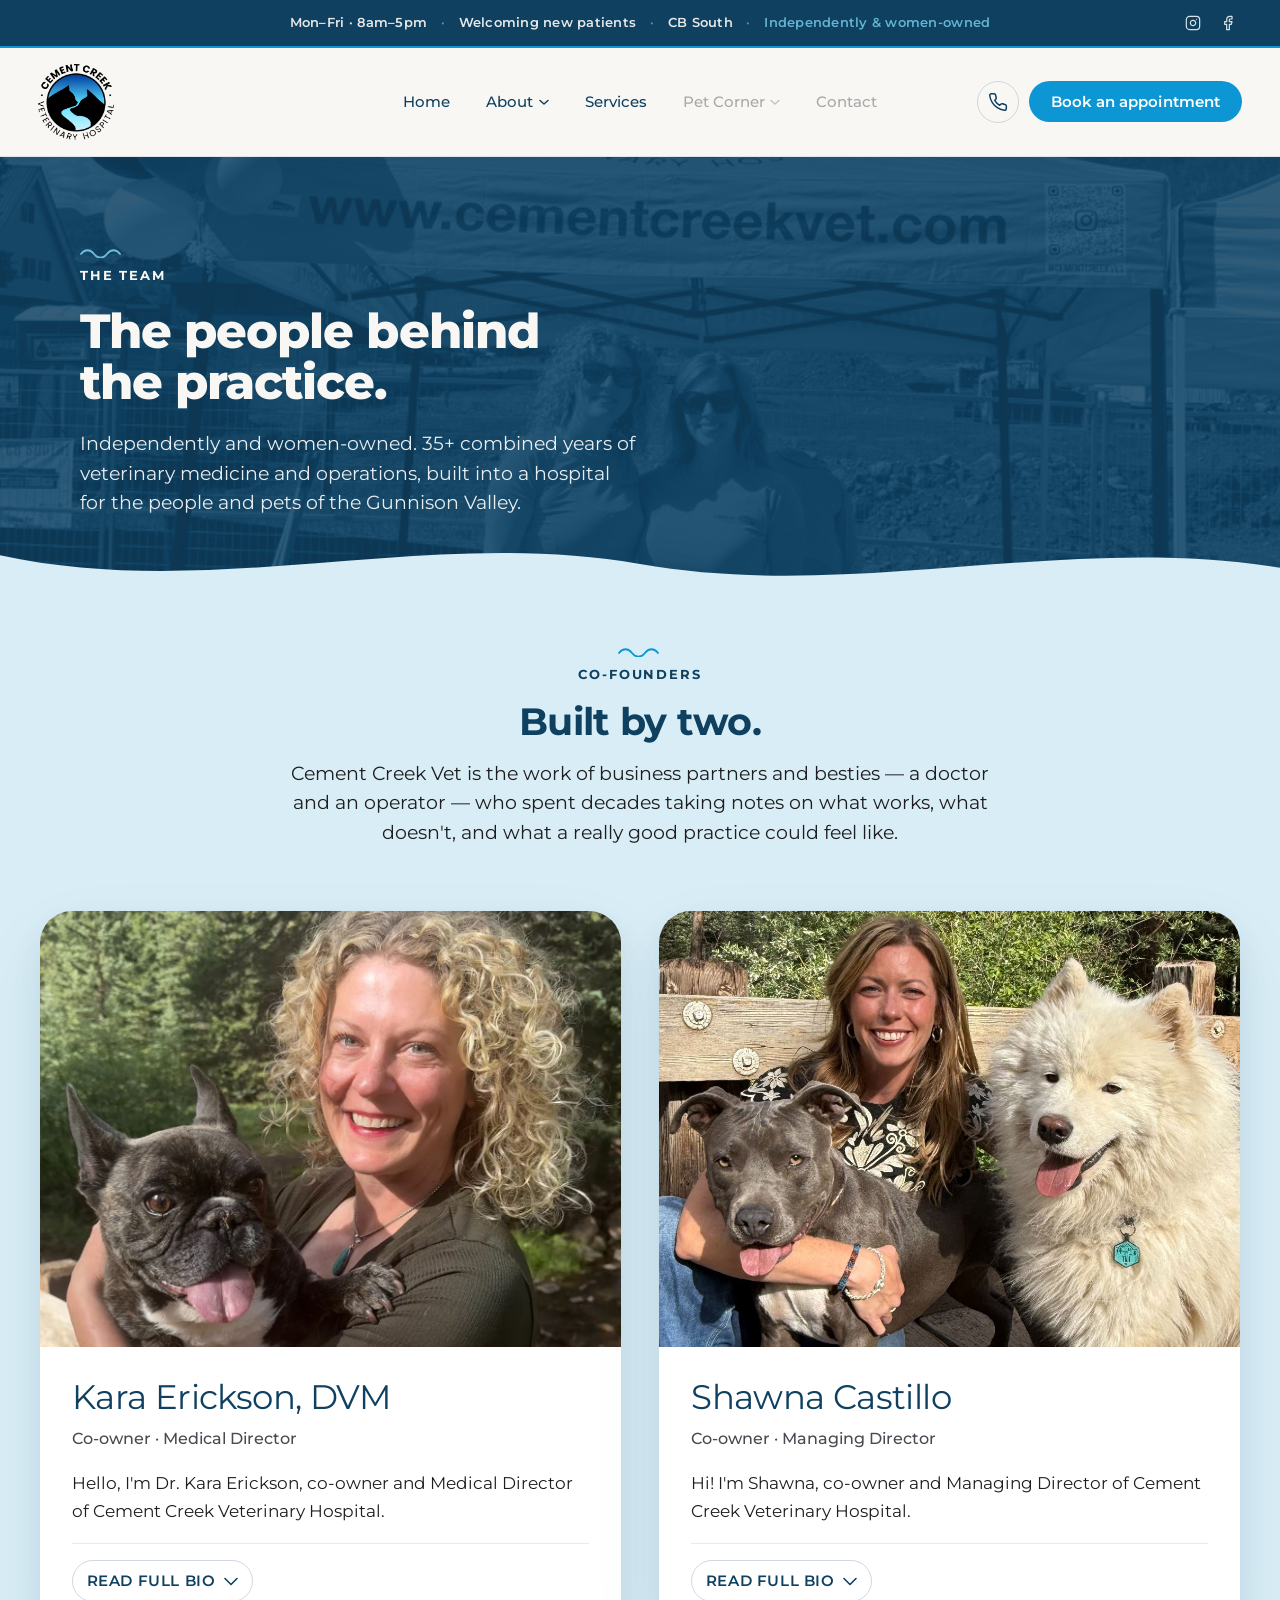
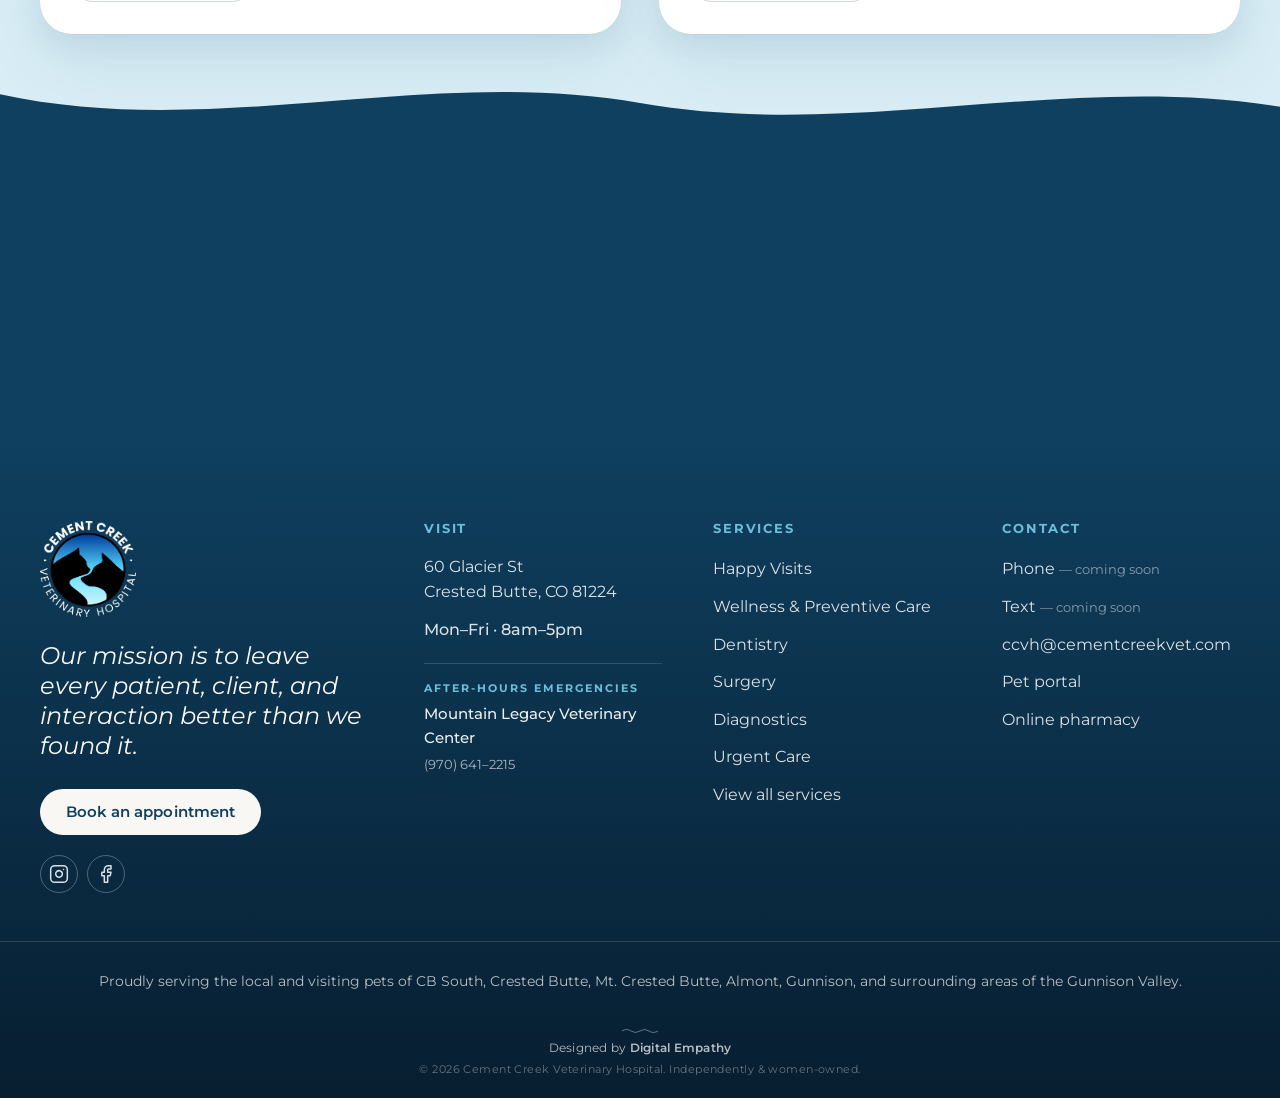
<file: team.html>
<!DOCTYPE html>
<html lang="en">
<head>
  <meta charset="UTF-8" />
  <meta name="viewport" content="width=device-width, initial-scale=1.0" />
  <title>The Team — Cement Creek Veterinary Hospital</title>
  <meta name="description" content="Meet the team behind Cement Creek Veterinary Hospital — independently and women-owned, with 35+ combined years of veterinary experience built into a hospital for the people and pets of the Gunnison Valley." />

  <!-- Google Fonts -->
  <link rel="preconnect" href="https://fonts.googleapis.com" />
  <link rel="preconnect" href="https://fonts.gstatic.com" crossorigin />
  <link href="https://fonts.googleapis.com/css2?family=Montserrat:ital,wght@0,300;0,400;0,500;0,600;0,700;0,800;1,400;1,500&display=swap" rel="stylesheet" />

  <link rel="stylesheet" href="styles/main.css?v=48" />
  <link rel="icon" type="image/png" href="assets/CEMENT CREEK MAIN LOGO_BADGE.png" />

  <!-- Feedbucket — client feedback widget (Cement Creek project) -->
  <script type="text/javascript">
    (function(k) {
        let s=document.createElement('script');s.defer=true;
        s.src="https://cdn.feedbucket.app/assets/feedbucket.js";
        s.dataset.feedbucket=k;document.head.appendChild(s);
    })('0OCWwyM0vDK1iGGIJFXx')
  </script>
</head>
<body>

  <div id="global-header"></div>

  <main>

    <!-- ========================================================
         PAGE HERO — wavy-bottom banner. Full-width team photo
         behind a dark scrim, with the headline + lede overlaid.
         The bottom edge of the banner is a wavy creek-bank
         silhouette (echoes the homepage hero's left-edge clip,
         but rotated horizontal here) flowing into the team
         section's paper-warm bg below.
         ======================================================== -->
    <section class="page-hero page-hero--banner" aria-labelledby="team-hero-title">
      <div class="container page-hero__inner">
        <span class="eyebrow eyebrow--on-dark" data-reveal>The Team</span>
        <h1 class="page-hero__title" id="team-hero-title" data-reveal>
          The <em>people</em> behind <br />the practice.
        </h1>
        <p class="page-hero__lede" data-reveal>
          Independently and women-owned. 35+ combined years of veterinary medicine and operations,
          built into a hospital for the people and pets of the Gunnison Valley.
        </p>
      </div>
    </section>

    <!-- ========================================================
         FOUNDERS — two large founder cards, each with image,
         name, title, short intro, and an expandable full bio.
         Bios use native <details> / <summary> so they're
         accessible + JS-free. The "dog breed" Q&A is preserved
         as a styled accent block at the bottom of each bio.
         ======================================================== -->
    <section class="team-section" aria-labelledby="founders-section-title">
      <div class="container">

        <header class="team-section__head" data-reveal>
          <span class="eyebrow">Co-Founders</span>
          <h2 class="team-section__title" id="founders-section-title">
            Built by <em>two.</em>
          </h2>
          <p class="team-section__intro">
            Cement Creek Vet is the work of business partners and besties —
            a doctor and an operator — who spent decades taking notes on what works,
            what doesn't, and what a really good practice could feel like.
          </p>
        </header>

        <div class="founders-grid">

          <!-- KARA — Co-owner | Medical Director -->
          <article class="founder-card" data-reveal>
            <figure class="founder-card__media">
              <img src="assets/images/founder-kara.jpg"
                   alt="Dr. Kara Erickson, DVM — co-owner and Medical Director of Cement Creek Veterinary Hospital" />
            </figure>

            <div class="founder-card__body">
              <h3 class="founder-card__name">Kara Erickson, DVM</h3>
              <p class="founder-card__title">Co-owner &middot; Medical Director</p>
              <p class="founder-card__intro">
                Hello, I'm Dr. Kara Erickson, co-owner and Medical Director of Cement Creek Veterinary Hospital.
              </p>

              <details class="founder-card__bio">
                <summary>
                  <span class="founder-card__bio-label">Read full bio</span>
                  <svg class="founder-card__bio-caret" width="14" height="9" viewBox="0 0 14 9" fill="none" stroke="currentColor" stroke-width="1.6" stroke-linecap="round" stroke-linejoin="round" aria-hidden="true">
                    <polyline points="1 1.5 7 7.5 13 1.5"/>
                  </svg>
                </summary>

                <div class="founder-card__bio-body">
                  <p>
                    After earning my BS in Molecular Biology from the University of Washington,
                    I knew medicine was in my future &ndash; I just hadn't figured out which kind.
                    A front desk job at a veterinary hospital cleared that right up. I went on to
                    complete veterinary school at Washington State, and spent the next 15 years
                    practicing across Bend, OR and the Gunnison Valley. CB South is now very much
                    home.
                  </p>
                  <p>
                    I take an honest and informed approach to medicine and patient care. I'm
                    especially passionate about preventative care, internal medicine, dental
                    health, and client education. I think pet parents deserve the full picture,
                    always &ndash; because veterinary medicine means nothing if the people on the
                    other end of the leash don't understand what's happening and why.
                  </p>
                  <p>
                    When I'm not in the clinic, you'll find me on the trails, spending time with
                    friends, or keeping up with my six-year-old son, who has yet to slow down.
                  </p>
                  <p>
                    I've always had a soft spot for Pitties and Frenchies &ndash; big
                    personalities, even bigger hearts, and completely unaware of their own size.
                  </p>

                  <div class="founder-card__breed">
                    <p class="founder-card__breed-q">If you were a dog breed, what would you be and why?</p>
                    <p class="founder-card__breed-a">
                      <strong>Australian Cattle Dog (aka heeler).</strong>
                      Sharply focused, scrappy, and absolutely will herd you in the right
                      direction whether you asked for it or not&hellip; but catch me off duty
                      and I'm an entirely different animal.
                    </p>
                  </div>
                </div>
              </details>
            </div>
          </article>

          <!-- SHAWNA — Co-owner | Managing Director -->
          <article class="founder-card" data-reveal>
            <figure class="founder-card__media">
              <img src="assets/images/founder-shawna.jpg"
                   alt="Shawna Castillo — co-owner and Managing Director of Cement Creek Veterinary Hospital" />
            </figure>

            <div class="founder-card__body">
              <h3 class="founder-card__name">Shawna Castillo</h3>
              <p class="founder-card__title">Co-owner &middot; Managing Director</p>
              <p class="founder-card__intro">
                Hi! I'm Shawna, co-owner and Managing Director of Cement Creek Veterinary Hospital.
              </p>

              <details class="founder-card__bio">
                <summary>
                  <span class="founder-card__bio-label">Read full bio</span>
                  <svg class="founder-card__bio-caret" width="14" height="9" viewBox="0 0 14 9" fill="none" stroke="currentColor" stroke-width="1.6" stroke-linecap="round" stroke-linejoin="round" aria-hidden="true">
                    <polyline points="1 1.5 7 7.5 13 1.5"/>
                  </svg>
                </summary>

                <div class="founder-card__bio-body">
                  <p>
                    I keep the business, culture, and operations side of CCVH running so our team can focus on what they do best.
                  </p>
                  <p>
                    My introduction to veterinary medicine came early &ndash; courtesy of growing
                    up on an Iowa farm, where cattle castrations, barn cats, and helping weigh
                    baby pigs were just a normal Tuesday. I started working at a vet clinic in
                    high school and never really looked back. I went on to earn my BS in Animal
                    Science from Kansas State University.
                  </p>
                  <p>
                    I have spent the last 20 years in the veterinary medicine and animal health
                    world, working across practice management and industry strategy before taking
                    the leap to build something of our own here in CB South.
                  </p>
                  <p>
                    Cement Creek is my happy place, so when I'm not working, I'm probably hiking
                    with my dogs, mountain biking with my husband, cooking, or turning my flower
                    gardens into a seasonal obsession. I have an overwhelming love for animals and
                    unwavering compassion for the human-animal bond. Always have, always will.
                  </p>

                  <div class="founder-card__breed">
                    <p class="founder-card__breed-q">If you were a dog breed, what would you be and why?</p>
                    <p class="founder-card__breed-a">
                      <strong>American Bulldog.</strong>
                      Protective, quick to learn, surprisingly sensitive, and bouncy natured
                      &ndash; basically living my life at full volume.
                    </p>
                  </div>
                </div>
              </details>
            </div>
          </article>

        </div>

      </div>
    </section>

    <!-- ========================================================
         CLOSER — same dark CTA band as the homepage so the team
         page lands with the familiar "Book your visit" close.
         Uses the same closer-bg image + scrim treatment.
         ======================================================== -->
    <section class="closer closer--team" aria-labelledby="team-closer-title">
      <div class="container container--narrow">
        <!-- Wave-mark squiggle above the CTA headline (matches the homepage closer). -->
        <svg class="closer__wave-mark" aria-hidden="true" width="44" height="12" viewBox="0 0 44 12" fill="none" data-reveal>
          <path d="M1 8C5 3 10 3 14 8C18 13 23 13 27 8C31 3 36 3 40 8" stroke="currentColor" stroke-width="1.8" stroke-linecap="round"/>
        </svg>
        <h2 class="closer__title" id="team-closer-title" data-reveal>
          Meet us in person &ndash; <em>we'd love to say hi.</em>
        </h2>
        <div data-reveal>
          <a href="#" class="btn closer__cta btn--primary" data-todo="Book an appointment URL">Book an appointment</a>
        </div>
      </div>
    </section>

  </main>

  <div id="global-footer"></div>

  <script src="includes/load-partials.js"></script>
  <script src="scripts/main.js"></script>
</body>
</html>
</file>
<file: styles/main.css>
/* ============================================================
   Cement Creek Veterinary Hospital
   Design system + homepage styles  (v2 — material + editorial)
   ============================================================ */

/* -----------------------------------------------------------
   01 — Tokens
   ----------------------------------------------------------- */
:root {
  /* Palette migrated to the homepage-mockup.html blue system
     (2026-05-27). Token NAMES kept stable so every existing
     var() reference re-skins automatically; only the VALUES
     changed. Mockup mapping noted per line. */
  --paper: #F9F7F4;        /* mockup --bg — warm off-white page background */
  --paper-warm: #d8edf5;   /* mockup --cyan-light — pale powder-blue section bg / gradient top */
  --paper-deep: #c2def0;   /* slightly deeper powder blue — orbs, chips, soft fills */
  --ink: #0f4060;          /* mockup --bg-dark — dark sections, footer, headings, labels */
  --ink-deep: #071e30;     /* mockup footer gradient end — darkest blue */
  --creek: #6bbfdb;        /* mockup --cyan — powder-blue accents on dark surfaces */
  --creek-deep: #0d96d4;   /* mockup --vivid-mid — buttons, active states, wave marks, underlines */
  --stone: #4a4850;        /* mockup --text-mid — secondary text */
  --stone-light: #9a97a0;  /* lighter secondary text */
  --stone-warm: #4a4850;   /* secondary text (warm slot retired into --text-mid) */
  --charcoal: #1e1d1f;     /* mockup --text — body text */
  --white: #FFFFFF;        /* mockup --bg-card — cards, lifted surfaces */
  --border: #E8E4DF;       /* mockup --border — warm subtle hairline */

  /* Type — Montserrat throughout per the v2 design brief
     (weights 300, 400, 500, 600, 700, 800). No serif face used
     anywhere on the site. Italic 400/500 covers the editorial
     italic moments (hero/closer emphasis spans). */
  --font-display: 'Montserrat', system-ui, -apple-system, 'Segoe UI', sans-serif;
  --font-body: 'Montserrat', system-ui, -apple-system, 'Segoe UI', sans-serif;

  /* Fluid type scale — peaks at brief's specified pixel sizes on
     wide desktop, scales down on narrow screens. Brief: H1 48/800,
     H2 38/700, H3 30/700, CTA 42/700, FAQ q 18/600, body 17/400. */
  --fs-display: clamp(2.5rem, 1.8rem + 2.4vw, 3rem);     /* 40-48px hero/page H1 */
  --fs-h1: clamp(2.5rem, 1.8rem + 2.4vw, 3rem);          /* 40-48px page H1 */
  --fs-h2: clamp(1.875rem, 1.4rem + 1.6vw, 2.375rem);    /* 30-38px section H2 */
  --fs-h3: clamp(1.5rem, 1.2rem + 1vw, 1.875rem);        /* 24-30px tab H3 */
  --fs-h4: clamp(1.125rem, 1rem + 0.4vw, 1.25rem);       /* 18-20px */
  --fs-cta: clamp(2rem, 1.5rem + 2vw, 2.625rem);         /* 32-42px CTA heading */
  --fs-body: 1.0625rem;                                  /* 17px body */
  --fs-body-lg: 1.1875rem;                               /* 19px lede */
  --fs-small: 0.8125rem;                                 /* 13px eyebrows/topbar/captions */

  /* Spacing (8px base) */
  --space-1: 0.5rem; --space-2: 1rem; --space-3: 1.5rem; --space-4: 2rem;
  --space-5: 3rem; --space-6: 4rem; --space-7: 6rem; --space-8: 8rem;

  /* Layout */
  --container: 1280px;
  --container-narrow: 980px;
  --container-wide: 1440px;
  --radius-sm: 12px; --radius-md: 20px; --radius-lg: 32px; --radius-xl: 48px;

  /* Motion */
  --ease: cubic-bezier(0.22, 0.61, 0.36, 1);
  --ease-out: cubic-bezier(0.16, 1, 0.3, 1);

  /* Shadows — soft, photographic */
  --shadow-sm: 0 1px 2px rgba(15, 64, 96, 0.04), 0 6px 16px rgba(15, 64, 96, 0.04);
  --shadow-md: 0 2px 6px rgba(15, 64, 96, 0.06), 0 18px 40px rgba(15, 64, 96, 0.08);
  --shadow-lg: 0 4px 12px rgba(15, 64, 96, 0.08), 0 30px 80px rgba(15, 64, 96, 0.12);
  --shadow-print: 0 1px 1px rgba(15, 64, 96, 0.10), 0 10px 22px rgba(15, 64, 96, 0.12), 0 30px 60px rgba(15, 64, 96, 0.08);
}

/* -----------------------------------------------------------
   02 — Reset / base / paper-grain texture
   ----------------------------------------------------------- */
*, *::before, *::after { box-sizing: border-box; }
html, body { margin: 0; padding: 0; }
html { -webkit-text-size-adjust: 100%; scroll-behavior: smooth; }

/* Anchor-link scroll offset — the sticky header-stack (topbar +
   main header) is ~155px tall. Without this, in-page anchor jumps
   (e.g. "See how we built it" → #everything-intentional) land the
   section's top edge AT the viewport top, hidden behind the header.
   scroll-margin-top tells the browser to leave space when scrolling
   to any anchored section in <main>. */
main section[id] { scroll-margin-top: 180px; }

body {
  font-family: var(--font-body);
  font-size: var(--fs-body);
  line-height: 1.6;
  color: var(--charcoal);
  background: var(--paper);
  font-weight: 400;
  -webkit-font-smoothing: antialiased;
  -moz-osx-font-smoothing: grayscale;
  /* overflow-x: clip (not hidden) — `hidden` creates a scroll
     container that breaks `position: sticky` on descendants
     (the topbar + header). `clip` hides horizontal overflow
     without creating a scroll context, so sticky still works. */
  overflow-x: clip;
  position: relative;
}

/* Paper grain — subtle fixed noise overlay across the whole site.
   The site no longer feels like flat color, it feels like printed paper. */
body::before {
  content: '';
  position: fixed; inset: 0; z-index: 1; pointer-events: none;
  opacity: 0.42;
  background-image: url("data:image/svg+xml;utf8,<svg xmlns='http://www.w3.org/2000/svg' width='220' height='220'><filter id='n'><feTurbulence type='fractalNoise' baseFrequency='0.85' numOctaves='2' stitchTiles='stitch'/><feColorMatrix values='0 0 0 0 0.09 0 0 0 0 0.07 0 0 0 0 0.04 0 0 0 0.5 0'/></filter><rect width='100%25' height='100%25' filter='url(%23n)'/></svg>");
  mix-blend-mode: multiply;
}

/* Push real content above the texture overlay */
header, main, footer { position: relative; z-index: 2; }

img, video, svg { max-width: 100%; height: auto; display: block; }
a { color: inherit; text-decoration: none; }
button { font: inherit; cursor: pointer; border: 0; background: transparent; color: inherit; }
:focus-visible { outline: 2px solid var(--ink); outline-offset: 3px; border-radius: 4px; }

h1, h2, h3, h4, h5 {
  font-family: var(--font-display);
  font-weight: 700;            /* Montserrat 700 per brief — H2/H3/H4/H5 default. H1 bumps to 800 (set per-element). */
  line-height: 1.1;
  letter-spacing: -0.018em;
  color: var(--ink); margin: 0;
}
h1 { font-weight: 800; }      /* Brief: H1 = 48px / 800 weight. */
/* Brief: headings are a SINGLE weight + color — no accent words.
   em inside any heading inherits the heading's weight/color and is
   never italic. (Was an editorial light-italic treatment in v1.) */
h1 em, h2 em, h3 em, h4 em, h5 em, h6 em {
  font-weight: inherit;
  font-style: normal;
  color: inherit;
}
h1 { font-size: var(--fs-h1); }
h2 { font-size: var(--fs-h2); }
h3 { font-size: var(--fs-h3); }
h4 { font-size: var(--fs-h4); }
p { margin: 0 0 1em; }
p:last-child { margin-bottom: 0; }

::selection { background: var(--ink); color: var(--paper); }

/* -----------------------------------------------------------
   03 — Layout primitives
   ----------------------------------------------------------- */
.container { width: 100%; max-width: var(--container); margin-inline: auto; padding-inline: clamp(1.25rem, 4vw, 2.5rem); }
.container--narrow { max-width: var(--container-narrow); }
.container--wide { max-width: var(--container-wide); }
.section { padding-block: clamp(4rem, 8vw, 7rem); position: relative; }
.section--tight { padding-block: clamp(3rem, 6vw, 5rem); }

.eyebrow {
  font-family: var(--font-body);
  /* Brief: section eyebrow labels — 13px / 700 / 0.14em tracking. */
  font-size: 0.8125rem; font-weight: 700;
  letter-spacing: 0.14em; text-transform: uppercase;
  color: var(--ink);
  /* Stack the wave-mark pseudo ABOVE the text (vertical flex-column)
     instead of placing it as a horizontal dash to the left. Matches
     the homepage-mockup.html "wave-mark + section-label" pattern. */
  display: inline-flex;
  flex-direction: column;
  align-items: flex-start;
  gap: 0.45rem;
}
.eyebrow::before {
  /* 3-hump wave mark from homepage-mockup.html, sitting above the
     eyebrow text. Stroke is vivid blue (--creek-deep #0d96d4) so
     the mark reads as the same accent blue used for CTAs + the
     "intentional" headline underline. Path: up-down-up sine,
     viewBox 0 0 44 12. */
  content: '';
  width: 44px; height: 12px;
  background-image: url("data:image/svg+xml;utf8,<svg xmlns='http://www.w3.org/2000/svg' viewBox='0 0 44 12' fill='none'><path d='M1 8C5 3 10 3 14 8C18 13 23 13 27 8C31 3 36 3 40 8' stroke='%230d96d4' stroke-width='1.8' stroke-linecap='round' fill='none'/></svg>");
  background-repeat: no-repeat;
  background-size: 100% 100%;
  display: block;
}

/* -----------------------------------------------------------
   04 — Photo card treatment (rounded, no polaroid)
   Clean rounded photo with soft shadow. Photo fills the card
   edge-to-edge. Captions sit as an overlay band at the bottom
   with a soft scrim so they read against any image.
   ----------------------------------------------------------- */
.photo-print {
  display: block;
  position: relative;
  overflow: hidden;
  border-radius: var(--radius-lg);   /* 32px — generous rounded corners */
  box-shadow: var(--shadow-md);
  background: var(--paper-warm);     /* fallback while image loads */
  transition: transform 0.4s var(--ease-out), box-shadow 0.4s var(--ease-out);
  margin: 0;
}
.photo-print:hover {
  transform: translateY(-4px);
  box-shadow: var(--shadow-lg);
}
.photo-print img {
  width: 100%; height: 100%;
  object-fit: cover; display: block;
}
.photo-print--square > img { aspect-ratio: 1 / 1; }
.photo-print--portrait > img { aspect-ratio: 4 / 5; }
.photo-print--landscape > img { aspect-ratio: 16 / 10; }
.photo-print--tall > img { aspect-ratio: 3 / 4; }

/* Caption — overlay band along the bottom of the photo card.
   Vertical gradient (transparent at top → solid ink at bottom) so
   the caption color dissolves into the photo above instead of
   cutting it with a hard horizontal line. The taller top padding
   gives the fade room to read as atmospheric. */
.photo-print__caption {
  position: absolute; left: 0; right: 0; bottom: 0;
  padding: 3rem 1.25rem 1rem;
  font-family: var(--font-body);
  font-weight: 600;
  font-size: 1rem;
  letter-spacing: 0.01em;
  color: var(--paper);
  text-align: left;
  background: linear-gradient(
    to bottom,
    rgba(15, 64, 96, 0) 0%,
    rgba(15, 64, 96, 0.35) 35%,
    rgba(15, 64, 96, 0.78) 80%,
    rgba(15, 64, 96, 0.88) 100%
  );
}

/* -----------------------------------------------------------
   05 — Buttons
   ----------------------------------------------------------- */
.btn {
  display: inline-flex; align-items: center; gap: 0.625rem;
  padding: 0.95rem 1.6rem; border-radius: 999px;
  font-family: var(--font-body); font-weight: 600; font-size: 0.95rem;
  letter-spacing: 0.005em;
  transition: transform 0.25s var(--ease-out), background-color 0.25s var(--ease-out), color 0.25s var(--ease-out), box-shadow 0.25s var(--ease-out);
  white-space: nowrap; text-decoration: none; line-height: 1;
}
/* Mockup primary CTA — vivid blue (#0d96d4), deepening to
   midnight blue on hover. */
.btn--primary { background: var(--creek-deep); color: var(--white); }
.btn--primary:hover { background: var(--ink); transform: translateY(-2px); box-shadow: var(--shadow-md); }
.btn--ghost { background: transparent; color: var(--ink); border: 1px solid var(--ink); }
.btn--ghost:hover { background: var(--ink); color: var(--paper); transform: translateY(-2px); }
/* Vivid Mid outline pill (brief): used for "View all services" below
   the homepage services grid + similar low-prominence CTAs. Fills
   to Vivid Mid on hover. */
.btn--outline {
  background: transparent;
  color: var(--creek-deep);
  border: 1.5px solid var(--creek-deep);
}
.btn--outline:hover { background: var(--creek-deep); color: var(--white); transform: translateY(-2px); }

/* GOOGLE REVIEWS section (brief — "From the community"). Three
   white cards in a centered grid on flat warm off-white. Vivid
   Mid star row, italic body, source + name footer. Placeholder
   copy in the HTML (data-todo) until real reviews land. */
/* TESTIMONIALS — 3-up white notecards on the Midnight Cove band.
   Keeps the box format the client liked, set on the deep navy
   (--ink #0f4060) so it's cohesive with the intentional + closer
   sections. White cards pop on the navy; wave seams on both sides
   (see .services-strip::after + .reviews::after) nest the dark band
   between the light services / FAQ sections. */
.reviews {
  background: var(--ink);
  /* Tighter top so the wave-mark/eyebrow sit closer under the wavy
     seam; more bottom room so the cards clear the wavy edge below. */
  padding-block: clamp(2.25rem, 4vw, 3.5rem) clamp(5.5rem, 9vw, 8rem);
  position: relative;
}
.reviews__head {
  position: relative;
  z-index: 1;
  text-align: center;
  max-width: 720px;
  margin: 0 auto clamp(2rem, 3.5vw, 3rem);
  padding-inline: clamp(1.25rem, 4vw, 2.5rem);
}
.reviews__wave-mark {
  display: block;
  margin: 0 auto 0.85rem;
  color: var(--creek);          /* powder blue on the dark band */
}
.reviews__eyebrow {
  display: block;
  font-family: var(--font-body);
  font-size: 13px;
  font-weight: 700;
  letter-spacing: 0.14em;
  text-transform: uppercase;
  color: var(--creek);
}
.reviews__title {
  font-size: var(--fs-h2);
  font-weight: 700;
  margin: 0.75rem auto 0;
  /* One line per Brees (was capped at 22ch which wrapped it). */
  max-width: none;
  white-space: nowrap;
  color: var(--white);          /* white on the dark band */
}
@media (max-width: 760px) {
  .reviews__title { white-space: normal; max-width: 22ch; }
}
.reviews__grid {
  position: relative;
  z-index: 1;
  display: grid;
  grid-template-columns: repeat(3, 1fr);
  gap: clamp(1.25rem, 2vw, 1.75rem);
  max-width: 1100px;
  margin: 0 auto;
  padding-inline: clamp(1.25rem, 4vw, 2.5rem);
  align-items: stretch;
}
.review-card {
  display: flex;
  flex-direction: column;
  background: var(--white);
  border-radius: 20px;
  padding: clamp(1.75rem, 2.5vw, 2.25rem);
  /* Deeper shadow so the white cards lift cleanly off the navy. */
  box-shadow:
    0 2px 4px rgba(0, 0, 0, 0.10),
    0 18px 50px rgba(0, 0, 0, 0.22);
  transition: transform 0.3s var(--ease-out), box-shadow 0.3s var(--ease-out);
}
.review-card:hover {
  transform: translateY(-4px);
  box-shadow:
    0 4px 8px rgba(0, 0, 0, 0.12),
    0 26px 64px rgba(0, 0, 0, 0.28);
}
.review-card__stars {
  color: var(--creek-deep);
  font-size: 1.0625rem;
  letter-spacing: 3px;
  margin-bottom: 1rem;
}
.review-card__quote {
  /* Editorial italic, echoing the hero/closer voice — reads as a
     quote, not a help-desk ticket. */
  font-style: italic;
  font-size: 1.0625rem;
  line-height: 1.7;
  color: var(--charcoal);
  margin: 0 0 1.5rem;
  /* push the attribution to the card bottom so a row of cards lines
     up regardless of quote length */
  flex: 1 1 auto;
}
.review-card__quote::before { content: '\201C'; }
.review-card__quote::after  { content: '\201D'; }
.review-card__by {
  display: flex;
  flex-direction: column;
  gap: 0.15rem;
  padding-top: 1.25rem;
  border-top: 1px solid rgba(15, 64, 96, 0.10);
}
.review-card__name {
  font-weight: 700;
  font-size: 0.9375rem;
  color: var(--ink);
}
.review-card__loc {
  font-size: 0.8125rem;
  letter-spacing: 0.02em;
  color: var(--stone-warm, var(--charcoal));
}

@media (max-width: 900px) {
  .reviews__grid { grid-template-columns: 1fr; max-width: 520px; }
}

/* Wave seam — bottom of services-strip, filled with the dark
   reviews bg (--ink #0f4060) so the navy testimonial band reads as
   rising up into the light services section. Mirrors founders::after. */
.services-strip::after {
  content: '';
  position: absolute;
  left: 0; right: 0; bottom: -1px;
  height: clamp(48px, 7vw, 88px);
  background-image: url("data:image/svg+xml;utf8,<svg xmlns='http://www.w3.org/2000/svg' viewBox='0 0 1440 70' preserveAspectRatio='none'><path d='M0,28 C240,65 480,5 720,35 C960,65 1200,10 1440,38 L1440,70 L0,70 Z' fill='%230f4060'/></svg>");
  background-size: 100% 100%;
  background-repeat: no-repeat;
  pointer-events: none;
  z-index: 3;
}
/* Wave seam — bottom of reviews, filled with the FAQ's top color
   (--paper-warm #d8edf5) so the dark band lifts back into the light
   FAQ section. Mirrors intentional::after. */
.reviews::after {
  content: '';
  position: absolute;
  left: 0; right: 0; bottom: -1px;
  height: clamp(48px, 7vw, 88px);
  background-image: url("data:image/svg+xml;utf8,<svg xmlns='http://www.w3.org/2000/svg' viewBox='0 0 1440 70' preserveAspectRatio='none'><path d='M0,28 C240,65 480,5 720,35 C960,65 1200,10 1440,38 L1440,70 L0,70 Z' fill='%23d8edf5'/></svg>");
  background-size: 100% 100%;
  background-repeat: no-repeat;
  pointer-events: none;
  z-index: 2;
}
.btn--text {
  background: transparent; color: var(--ink); padding: 0; border-radius: 0;
  border-bottom: 1px solid currentColor; padding-bottom: 2px; font-weight: 600;
}
.btn--text:hover { color: var(--creek-deep); }
.btn--arrow::after { content: '→'; margin-left: 0.25rem; transition: transform 0.3s var(--ease-out); }
.btn--arrow:hover::after { transform: translateX(4px); }

/* -----------------------------------------------------------
   06 — Header / topbar / nav
   ----------------------------------------------------------- */
/* Sticky stack — topbar + site-header travel together as one
   block. Sticky must be applied to a direct child of <body>
   (otherwise its parent's height bounds the stick — and the
   partial's #global-header div is only as tall as the header
   itself, giving sticky nowhere to stick). So both the outer
   #global-header AND the inner .site-header-stack get sticky,
   ensuring the block pins to the viewport whether the page
   targets the placeholder OR the inner wrapper. */
#global-header,
.site-header-stack {
  position: sticky;
  top: 0;
  z-index: 50;
}

.topbar {
  background: var(--ink);
  color: var(--paper);
  /* Brief: top bar — 13px / 600 weight. */
  font-size: 0.8125rem;
  font-weight: 600;
  letter-spacing: 0.02em;
  position: relative;
  z-index: 50;
  /* 2.5px Vivid Mid hairline per brief — the "bookend with the
     footer" detail that ties the dark top bar to the nav CTA + the
     dark footer base. Do not remove. */
  border-bottom: 2.5px solid var(--creek-deep);
}
.topbar__inner {
  /* Full-width to match the header: chips centered on the PAGE,
     social icons pushed to the true right edge. spacer + social are
     equal-width (1fr) so the chips stay page-centered. */
  max-width: none;
  padding: 0.55rem clamp(1.5rem, 3vw, 2.75rem);
  display: grid;
  grid-template-columns: 1fr auto 1fr;
  align-items: center;
  gap: 0.5rem 0.85rem;
}
.topbar__spacer { /* empty — just a grid placeholder to balance social column */ }
.topbar__chips {
  display: flex;
  flex-wrap: wrap;
  align-items: center;
  justify-content: center;
  gap: 0.5rem 0.85rem;
}
.topbar__chip { opacity: 0.92; }
.topbar__chip--accent { color: var(--creek); font-weight: 600; }
.topbar__sep { opacity: 0.4; }

/* Topbar social cluster — right edge, paper-colored icons with
   a creek-cyan hover. Smaller than the header social icons used
   to be so the topbar stays slim. */
.topbar__social {
  display: inline-flex;
  align-items: center;
  justify-content: flex-end;
  gap: 0.4rem;
}
.topbar__social-link {
  width: 28px; height: 28px;
  display: inline-flex; align-items: center; justify-content: center;
  border-radius: 50%;
  color: rgba(255, 255, 255, 0.85);
  transition: color 0.2s var(--ease-out), background-color 0.2s var(--ease-out), transform 0.2s var(--ease-out);
}
.topbar__social-link:hover {
  color: var(--creek);
  background: rgba(255, 255, 255, 0.08);
  transform: translateY(-1px);
}
.topbar__social-link svg { display: block; }

@media (max-width: 640px) {
  /* Collapse the 3-col grid to a single column on phones — chips
     wrap and the social cluster stacks below. */
  .topbar__inner { grid-template-columns: 1fr; }
  .topbar__spacer { display: none; }
  .topbar__social { justify-content: center; }
}

.site-header {
  /* Stickiness is handled by .site-header-stack now — this element
     just flows inside the wrapper. Solid paper bg always so the
     header tone stays the same whether the user has scrolled past
     a different-colored section or not. A hairline ink rule +
     soft shadow at the bottom gives the header a visible edge
     against the same-colored page below it. */
  position: relative; z-index: 40;
  background: var(--paper);
  border-bottom: 1px solid rgba(22, 59, 108, 0.10);
  box-shadow: 0 4px 12px rgba(15, 64, 96, 0.05);
  transition: background 0.25s var(--ease-out),
              border-color 0.25s var(--ease-out),
              backdrop-filter 0.25s var(--ease-out),
              box-shadow 0.25s var(--ease-out);
}
/* Frosted translucent powder-blue state once the page scrolls
   past the hero — mimics the homepage mockup's sticky nav:
   #d8edf5 @ 88% + a 14px backdrop blur + a faint vivid-blue
   bottom hairline (#0d96d4 @ 25%). The dark topbar above stays
   solid; only this main header band turns to frosted glass. */
.site-header.is-scrolled {
  background: rgba(216, 237, 245, 0.88);
  -webkit-backdrop-filter: blur(14px);
          backdrop-filter: blur(14px);
  border-bottom-color: rgba(13, 150, 212, 0.25);
  box-shadow: 0 6px 24px rgba(15, 64, 96, 0.10);
}
.site-header__inner {
  /* Full-width header: logo hard left, nav centered, actions (phone +
     Book) hard right. 3-column grid — outer columns size to content,
     the center column flexes and centers the nav within it. */
  max-width: none;
  padding: 1rem clamp(1.5rem, 3vw, 2.75rem);
  /* 1fr auto 1fr → nav sits at the TRUE page center regardless of the
     logo / actions widths; logo hard left, actions hard right. */
  display: grid;
  grid-template-columns: 1fr auto 1fr;
  align-items: center;
  gap: clamp(1rem, 2.5vw, 2rem);
}
.site-header__brand { justify-self: start; }
.site-header__brand { display: inline-flex; align-items: center; }
/* Logo scaled up ~30% from 58px → 76px so it carries more
   presence in the sticky header. */
.site-header__logo { width: 76px; height: 76px; transition: transform 0.4s var(--ease-out); }
.site-header__brand:hover .site-header__logo { transform: rotate(-3deg) scale(1.04); }

/* Nav sits in the center column and is centered within it. */
.site-header__nav { display: flex; justify-content: center; justify-self: center; }
.site-header__menu {
  list-style: none; margin: 0; padding: 0;
  display: flex;
  align-items: center;
  gap: clamp(1.25rem, 3vw, 2.25rem);
}
.site-header__menu > li {
  display: flex;
  align-items: center;
}
/* All nav links use inline-flex so the caret-bearing items
   (About / Pet Corner) line up with the plain text items
   (Home / Services / Contact) on the same vertical center,
   instead of one type baseline-aligning and the other not. */
.site-header__link {
  display: inline-flex;
  align-items: center;
  font-size: 0.95rem; font-weight: 500;
  color: var(--ink); position: relative; padding: 0.4rem 0;
  line-height: 1;
  transition: color 0.2s var(--ease-out);
}
.site-header__link::after {
  content: ''; position: absolute; left: 0; right: 0; bottom: -2px;
  height: 1px; background: currentColor;
  transform: scaleX(0); transform-origin: left;
  transition: transform 0.35s var(--ease-out);
}
.site-header__link:hover { color: var(--creek-deep); }
.site-header__link:hover::after,
.site-header__link[data-nav-current]::after { transform: scaleX(1); }

/* ----------- Nav dropdowns (About, Pet Corner) ----------- */
.site-header__item--has-menu { position: relative; }

.site-header__link--has-menu {
  display: inline-flex;
  align-items: center;
  gap: 0.35rem;
}
.site-header__caret {
  transition: transform 0.25s var(--ease-out);
}
.site-header__item--has-menu:hover .site-header__caret,
.site-header__item--has-menu:focus-within .site-header__caret {
  transform: rotate(180deg);
}

.site-header__submenu {
  position: absolute;
  top: calc(100% + 0.5rem);
  left: -0.75rem;
  list-style: none;
  margin: 0;
  padding: 0.5rem 0;
  min-width: 220px;
  background: var(--paper);
  border: 1px solid rgba(22, 59, 108, 0.10);
  border-radius: 14px;
  box-shadow: var(--shadow-md);
  opacity: 0;
  visibility: hidden;
  transform: translateY(-6px);
  transition: opacity 0.22s var(--ease-out),
              transform 0.22s var(--ease-out),
              visibility 0.22s var(--ease-out);
  z-index: 50;
}
.site-header__item--has-menu:hover .site-header__submenu,
.site-header__item--has-menu:focus-within .site-header__submenu {
  opacity: 1;
  visibility: visible;
  transform: translateY(0);
}
.site-header__submenu a {
  display: block;
  padding: 0.55rem 1.1rem;
  font-size: 0.9rem;
  font-weight: 500;
  color: var(--ink);
  white-space: nowrap;
  transition: color 0.2s var(--ease-out), background-color 0.2s var(--ease-out);
}
.site-header__submenu a:hover {
  color: var(--creek-deep);
  background: rgba(22, 59, 108, 0.05);
}

/* Phone icon + Book button hug each other (0.6rem internal gap).
   margin-left:auto removed so they sit right after the nav rather
   than getting shoved to the far right edge of the header. */
.site-header__actions { display: flex; align-items: center; gap: 0.6rem; justify-self: end; }
.site-header__icon-link {
  width: 42px; height: 42px; border-radius: 50%;
  display: inline-flex; align-items: center; justify-content: center;
  color: var(--ink); border: 1px solid rgba(22, 59, 108, 0.18);
  transition: background-color 0.2s var(--ease-out), color 0.2s var(--ease-out), transform 0.2s var(--ease-out);
}
.site-header__icon-link:hover { background: var(--ink); color: var(--paper); transform: translateY(-2px); }
.site-header__cta { padding: 0.8rem 1.35rem; }

.site-header__menu-btn {
  display: none; width: 44px; height: 44px;
  flex-direction: column; gap: 5px; align-items: center; justify-content: center;
  border-radius: 50%; border: 1px solid rgba(22, 59, 108, 0.18);
}
.site-header__menu-btn span { display: block; width: 18px; height: 1.5px; background: var(--ink); transition: transform 0.25s var(--ease-out); }

.mobile-menu {
  position: fixed; inset: 0; background: var(--paper);
  z-index: 60;
  display: flex; align-items: center; justify-content: center;
  opacity: 0; pointer-events: none;
  transition: opacity 0.35s var(--ease-out);
}
.mobile-menu.is-open { opacity: 1; pointer-events: auto; }
.mobile-menu__list { list-style: none; padding: 0; margin: 0 0 2rem; display: flex; flex-direction: column; gap: 1.25rem; text-align: center; }
.mobile-menu__link { font-family: var(--font-display); font-size: 2.25rem; color: var(--ink); }
/* Sub-items in the mobile menu — smaller and dimmer so the
   nested hierarchy reads at a glance. */
.mobile-menu__link--sub {
  font-size: 1.35rem;
  font-weight: 400;
  color: var(--stone-warm);
  letter-spacing: 0.01em;
}
.mobile-menu__cta { display: block; margin: 0 auto; }

@media (max-width: 880px) {
  .site-header__nav, .site-header__icon-link, .site-header__cta { display: none; }
  .site-header__menu-btn { display: inline-flex; }
}

/* -----------------------------------------------------------
   06.5 — Page creek (REMOVED)
   The scroll-driven SVG watermark that wove through <main> has
   been retired. The .page-creek wrapper, its <svg>, the two
   stacked <path> elements, and all data-creek-* attributes on
   sections are gone from the HTML + JS too.
   ----------------------------------------------------------- */

/* Section content stays above the creek + mask inside main */
.founders > .container,
.intentional > .container,
.closer > .container,
.after-hours > .container,
.site-footer > .site-footer__inner,
.site-footer > .site-footer__service-area,
.site-footer > .site-footer__legal { position: relative; z-index: 3; }

/* -----------------------------------------------------------
   07 — Hero (full-width cinematic video banner)
   Full-bleed looping video behind a left-anchored dark overlay,
   copy column on the left. Replaces the previous creek-clipped
   split hero + hero-media-mask (2026-05-27, per Brees'
   homepage-mockup.html). Colors + type match the mockup exactly:
   #0f4060 left-anchored overlay, #6bbfdb cyan eyebrow,
   Montserrat headline, white + ghost pill CTAs.
   ----------------------------------------------------------- */
.hero-banner {
  position: relative;
  width: 100%;
  height: 580px;
  overflow: hidden;
}
/* Wavy bottom divider — same creek-bank seam the team/services
   page heroes have (.page-hero--banner::after). Fills with the
   founders section's top color (--paper-warm #d8edf5) so the hero
   flows into the founders section with a water-ripple edge instead
   of a hard straight cut. */
.hero-banner::after {
  content: '';
  position: absolute;
  left: 0; right: 0; bottom: -1px;
  height: clamp(48px, 7vw, 88px);
  background-image: url("data:image/svg+xml;utf8,<svg xmlns='http://www.w3.org/2000/svg' viewBox='0 0 1440 70' preserveAspectRatio='none'><path d='M0,28 C240,65 480,5 720,35 C960,65 1200,10 1440,38 L1440,70 L0,70 Z' fill='%23d8edf5'/></svg>");
  background-size: 100% 100%;
  background-repeat: no-repeat;
  pointer-events: none;
  z-index: 3;
}
.hero-banner video {
  position: absolute;
  inset: 0;
  width: 100%;
  height: 100%;
  object-fit: cover;
}
.hero-overlay {
  position: absolute;
  inset: 0;
  background: linear-gradient(to right, rgba(15, 64, 96, 0.88) 36%, rgba(15, 64, 96, 0.12) 100%);
  display: flex;
  align-items: center;
  padding: 0 80px;
}
.hero-text {
  color: #fff;
  max-width: 560px;
}
/* Signature wave-mark squiggle above the hero H1 — same 3-hump
   mark used above the intentional / reviews / closer headings.
   Powder cyan on the dark hero overlay, left-aligned with the copy. */
.hero-wave-mark {
  display: block;
  color: #6bbfdb;
  margin-bottom: 14px;
}
.hero-eyebrow {
  font-family: var(--font-display);
  font-size: 13px;
  letter-spacing: 0.16em;
  text-transform: uppercase;
  color: #6bbfdb;
  font-weight: 600;
  margin-bottom: 18px;
}
.hero-banner h1 {
  font-family: var(--font-display);
  font-size: 48px;
  line-height: 1.1;
  font-weight: 800;
  margin-bottom: 22px;
  color: #fff;
}
.hero-ctas {
  display: flex;
  gap: 14px;
  flex-wrap: wrap;
}
.btn-white {
  background: #fff;
  color: #0f4060;
  padding: 12px 28px;
  border-radius: 40px;
  text-decoration: none;
  font-weight: 700;
  font-size: 17px;
  font-family: var(--font-display);
}
.btn-ghost {
  border: 1.5px solid rgba(255, 255, 255, 0.5);
  color: #fff;
  padding: 12px 28px;
  border-radius: 40px;
  text-decoration: none;
  font-weight: 500;
  font-size: 17px;
  font-family: var(--font-display);
}

/* Founder signature — preserved from the prior hero, restyled to
   sit cleanly on the dark overlay (white text, cyan creek dash). */
.hero-signature {
  margin: 28px 0 0;
  font-family: var(--font-display);
  font-size: 14px;
  letter-spacing: 0.01em;
  color: rgba(255, 255, 255, 0.72);
  display: inline-flex;
  align-items: center;
  gap: 0.6rem;
}
.hero-signature strong {
  font-weight: 700;
  color: #fff;
}
.hero-signature-mark {
  display: inline-block;
  width: 24px; height: 6px;
  background-image: url("data:image/svg+xml;utf8,<svg xmlns='http://www.w3.org/2000/svg' viewBox='0 0 32 8' preserveAspectRatio='none'><path d='M0 4 Q 4 0, 8 4 T 16 4 T 24 4 T 32 4' stroke='%236bbfdb' stroke-width='1.6' fill='none' stroke-linecap='round'/></svg>");
  background-repeat: no-repeat;
  background-size: 100% 100%;
  flex-shrink: 0;
}

/* Mobile: shorten the banner, tighten the padding, scale the
   headline, and deepen the overlay so the copy stays legible
   once the video's lighter right side creeps left. */
@media (max-width: 800px) {
  .hero-banner { height: 460px; }
  .hero-overlay {
    padding: 0 28px;
    background: linear-gradient(to right, rgba(15, 64, 96, 0.92) 55%, rgba(15, 64, 96, 0.5) 100%);
  }
  .hero-banner h1 { font-size: 32px; }
}
@media (max-width: 600px) {
  .hero-signature {
    display: block;
  }
  .hero-signature-mark {
    vertical-align: middle;
    margin-right: 0.5rem;
    position: relative;
    top: -1px;
  }
}
/* -----------------------------------------------------------
   08 — Built with Purpose (founder intro)
   Primary photo (founders or building) + secondary print thumb.

   The hero-media-mask above bleeds ~25vh into the top of this
   section, so the photo column on the right is offset down via
   padding-top so it doesn't compete with the video bleed.
   The text column on the left flows from the top as normal.
   ----------------------------------------------------------- */
.founders {
  /* Per-section fixed-px gradient per brief. */
  background: linear-gradient(to bottom, var(--paper-warm) 0px, var(--paper) 600px);
  /* Tighter TOP padding so content sits close under the hero's wavy
     edge (was clamp(5rem,9vw,88px) top+bottom = a big empty band);
     bottom keeps room before the wave into the intentional band. */
  padding-block: clamp(1.75rem, 3vw, 2.75rem) clamp(4rem, 8vw, 6rem);
  position: relative;
  overflow: hidden;
}
/* Widen the founders section to match the mockup — drop the
   1280px container cap and use section-level horizontal padding
   (max 60px per side) so the image+copy grid breathes the full
   viewport width on big screens. */
.founders > .container {
  max-width: none;
  padding-inline: clamp(1.5rem, 4vw, 60px);
}
/* Wavy section divider — sits at the bottom of founders, filled
   with the dark intentional bg (--ink #0f4060). The wavy top edge
   is where the founders' light bg meets the dark intentional band,
   so the dark section reads as rising into founders with an organic
   water-ripple silhouette instead of a hard horizontal line. */
.founders::after {
  content: '';
  position: absolute;
  left: 0; right: 0; bottom: -1px;
  height: clamp(48px, 7vw, 88px);
  background-image: url("data:image/svg+xml;utf8,<svg xmlns='http://www.w3.org/2000/svg' viewBox='0 0 1440 70' preserveAspectRatio='none'><path d='M0,28 C240,65 480,5 720,35 C960,65 1200,10 1440,38 L1440,70 L0,70 Z' fill='%230f4060'/></svg>");
  background-size: 100% 100%;
  background-repeat: no-repeat;
  pointer-events: none;
  z-index: 2;
}
.founders__grid {
  display: grid;
  /* Equal columns per mockup so image + copy each get half the
     widened section. */
  grid-template-columns: 1fr 1fr;
  gap: clamp(2rem, 5vw, 80px);
  align-items: center;
  /* The hero video no longer bleeds into founders (banner hero
     replaced the creek mask, 2026-05-27), so the offset that
     cleared the bleed is removed — the section's own symmetric
     padding-block now governs the top gap. */
  padding-top: 0;
}
.founders__copy {
  max-width: none;
  margin-left: 0;
}
.founders__title { font-size: var(--fs-h2); margin: 1.25rem 0 1.75rem; }
.founders__lede { font-size: var(--fs-body-lg); line-height: 1.6; color: var(--charcoal); }
/* MISSION — designed statement, not a paragraph.
   Hairline rule + small "Our Mission" eyebrow above a large
   italic pledge sentence, with three pillars rendered as a
   separated trio underneath. The italic "better than we found it"
   echoes the editorial italic-em pattern from the hero + closer. */
.mission {
  margin: 2rem 0 0;
  padding-top: 1.75rem;
  border-top: 1px solid rgba(22, 59, 108, 0.14);
}
.mission__eyebrow {
  display: inline-block;
  font-family: var(--font-body);
  font-size: 0.7rem;
  font-weight: 700;
  letter-spacing: 0.24em;
  text-transform: uppercase;
  color: var(--creek-deep);
  margin-bottom: 0.85rem;
}
.mission__quote {
  margin: 0;
  font-family: var(--font-display);
  font-weight: 500;
  font-size: clamp(1.35rem, 1.1rem + 0.9vw, 1.85rem);
  line-height: 1.25;
  letter-spacing: -0.012em;
  color: var(--ink);
  max-width: 22ch;
}
.mission__quote em {
  /* Brief: mission statement is plain (white) text in the navy card
     — no editorial italic / light-weight / accent. */
  font-style: normal;
  font-weight: inherit;
  color: inherit;
}
.mission__pillars {
  list-style: none;
  margin: 1.25rem 0 0;
  padding: 0;
  display: flex;
  flex-wrap: wrap;
  align-items: center;
  gap: 0.6rem 1.1rem;
}
.mission__pillar {
  position: relative;
  font-family: var(--font-body);
  font-size: 0.78rem;
  font-weight: 600;
  letter-spacing: 0.14em;
  text-transform: uppercase;
  color: var(--stone-warm);
}
/* Soft creek-cyan dot separator between pillars (omitted after the last) */
.mission__pillar:not(:last-child)::after {
  content: '';
  position: absolute;
  right: -0.7rem;
  top: 50%;
  width: 4px; height: 4px;
  border-radius: 50%;
  background: var(--creek-deep);
  transform: translateY(-50%);
  opacity: 0.55;
}

/* MISSION --navy — color-contrast callout variant (2026-05-28).
   Wraps the mission block in a deep navy panel so the pledge reads
   as the loudest moment in the Founders section. White italic
   pledge, powder-blue eyebrow + pillar dots, vivid-blue highlight
   under the italic phrase echoing the hero's "Gunnison Valley."
   underline language. Picked over the powder-blue variant by Brees
   so the section has real visual hierarchy on the new v12 palette. */
.mission--navy {
  background: var(--ink);
  border-radius: 12px;          /* Mockup: 12px (was 20px in v2) */
  /* Padding tightened to mockup spec (24px / 28px). Previous
     clamp peaked at 40px which left a tall empty zone below the
     pledge inside the now-wider founders section. */
  padding: 1.5rem 1.75rem;
  border-top: none; /* override default hairline rule on .mission */
  box-shadow:
    0 1px 2px rgba(15, 64, 96, 0.08),
    0 14px 32px rgba(15, 64, 96, 0.14);
}
/* Pledge inside the navy card fills the card width — the global
   .mission__quote max-width: 22ch was forcing a narrow column
   inside the wider card, leaving an awkward dead zone to the
   right and below. Override here so the pledge breathes the full
   card width. */
.mission--navy .mission__quote {
  max-width: none;
  font-size: 1.125rem;          /* Mockup: 18px / 600 weight */
  font-weight: 600;
  line-height: 1.55;
}
.mission--navy .mission__eyebrow {
  color: var(--creek); /* powder-blue eyebrow reads on dark */
}
.mission--navy .mission__quote,
.mission--navy .mission__quote em {
  color: var(--paper); /* off-white pledge */
}
/* Brief: no accent underline on the mission statement — plain white
   text in the navy card. (Vivid-blue underline removed.) */
.mission--navy .mission__pillar {
  color: rgba(255, 255, 255, 0.78); /* warm off-white, slightly dimmed */
}
.mission--navy .mission__pillar:not(:last-child)::after {
  background: var(--creek-deep);
  opacity: 1;
}

/* v2 — VALUES — inline editorial list below the mission card (per
   Brees: no pills). The three values read as Midnight Cove text
   separated by a small Vivid Mid dot, matching the site's
   typographic voice rather than chip chrome. */
.values-tags {
  list-style: none;
  margin: 1.5rem 0 0;
  padding: 0;
  display: flex;
  flex-wrap: wrap;
  align-items: center;
  gap: 0.85rem;
}
.values-tags li {
  display: flex;
  align-items: center;
  gap: 0.85rem;
  color: var(--ink);
  font-family: var(--font-body);
  font-size: 1rem;
  font-weight: 600;
  letter-spacing: 0.01em;
  white-space: nowrap;
}
/* Vivid Mid dot separator between values (not after the last). */
.values-tags li:not(:last-child)::after {
  content: '';
  width: 5px;
  height: 5px;
  border-radius: 50%;
  background: var(--creek-deep);
}
/* Inside the navy mission card — the values echo the "Our Mission"
   eyebrow style (powder-blue, uppercase, tracked) so they read as a
   distinct labeled element framing the pledge, differentiated by
   treatment rather than a divider line. */
.mission--navy .values-tags {
  margin-top: 1.5rem;
  gap: 0.7rem;
}
.mission--navy .values-tags li {
  color: var(--creek);            /* powder blue, like "Our Mission" */
  font-size: 0.75rem;
  font-weight: 700;
  letter-spacing: 0.14em;
  text-transform: uppercase;
}
.mission--navy .values-tags li:not(:last-child)::after {
  width: 4px;
  height: 4px;
  background: var(--creek);
}
/* Single image on the left (replaces the stacked polaroids).
   Rounded corners + soft shadow — no polaroid tilt or border. */
.founders__media {
  position: relative;
}
.founders__image {
  margin: 0;
  border-radius: 16px;          /* Brief mockup: 16px image radius */
  overflow: hidden;
  box-shadow: 0 8px 40px rgba(15, 64, 96, 0.12);
  /* Brief mockup: 100% wide × fixed 500px tall (no aspect-ratio).
     Aspect-ratio dropped because the 3:4 source ratio combined
     with the widened section makes the image stretch comically
     tall on big screens. Fixed height + object-fit cover crops
     the COMING SOON banner image to the visible band. */
  height: clamp(360px, 42vw, 500px);
  background: var(--paper-warm);
}
.founders__image img {
  width: 100%; height: 100%;
  object-fit: cover;
  display: block;
  transition: transform 0.8s var(--ease-out);
}
.founders__image:hover img { transform: scale(1.03); }

@media (max-width: 880px) {
  .founders__grid {
    grid-template-columns: 1fr;
    padding-top: clamp(2rem, 5vw, 4rem);
  }
  .founders__media { order: 2; }
  .founders__copy { order: 1; }
  .founders__image { height: clamp(280px, 60vw, 420px); }
}

/* -----------------------------------------------------------
   09 — EVERYTHING IS INTENTIONAL — 8-box mosaic (v3)
   White notecards on warm paper. One box (Modern Tools) has an
   image at the top, text stacked below — image and text never
   overlap. Asymmetric grid, Context anchors top-left, Modern
   Tools anchors bottom-left (with the photo).
   ----------------------------------------------------------- */
.intentional {
  /* Dark midnight-blue band (#0f4060) — matches the mockup's
     dark "how we practice" section. Inner type + tab elements
     are flipped to read on dark (see overrides below). */
  background: var(--ink);
  position: relative; overflow: hidden;
  /* Tighter top padding so the wave-mark/eyebrow sit closer under the
     wavy seam (was the base ~7rem top); bottom keeps clearance before
     the wave into the services section. */
  padding-block: clamp(2.25rem, 4vw, 3.5rem) clamp(3.5rem, 6vw, 5.5rem);
}
.intentional::before {
  /* Soft vivid-blue "pool of light" on the right side, dropped
     fully inside the section. Low opacity so it adds gentle
     depth to the flat dark band without becoming a bright blob. */
  content: ''; position: absolute;
  top: 15%; left: 60%; width: 65%; aspect-ratio: 1;
  background: var(--creek-deep); border-radius: 50%;
  filter: blur(150px); opacity: 0.16; pointer-events: none; z-index: 0;
}
/* Wavy divider at the BOTTOM of intentional — fills with the
   services-strip's top color (--paper-warm) so the dark band
   lifts back into the light services section with a water-ripple
   edge, mirroring the founders→intentional seam above. */
.intentional::after {
  content: '';
  position: absolute;
  left: 0; right: 0; bottom: -1px;
  height: clamp(48px, 7vw, 88px);
  background-image: url("data:image/svg+xml;utf8,<svg xmlns='http://www.w3.org/2000/svg' viewBox='0 0 1440 70' preserveAspectRatio='none'><path d='M0,28 C240,65 480,5 720,35 C960,65 1200,10 1440,38 L1440,70 L0,70 Z' fill='%23d8edf5'/></svg>");
  background-size: 100% 100%;
  background-repeat: no-repeat;
  pointer-events: none;
  z-index: 2;
}
/* Widen the intentional section like the founders section per
   Brees — drop the 1280px container cap and use section-level
   padding (max 60px gutters). */
.intentional > .container {
  position: relative;
  z-index: 1;
  max-width: none;
  padding-inline: clamp(1.5rem, 4vw, 60px);
}

.intentional__head {
  /* Single-column centered stack — wave + eyebrow + title + intro
     center horizontally on the widened section. Override of the
     stale 2-column grid; the second rule lower in the file does
     the actual centering (max-width + margin-inline: auto +
     text-align: center). */
  display: block;
  margin-bottom: clamp(2.5rem, 4vw, 4rem);
}
.intentional__title {
  /* Brief: section H2 — 38px / 700. Same scale as other section
     headings (services-strip, founders, faq, reviews) so the
     intentional headline doesn't visually overpower the others. */
  font-size: var(--fs-h2);
  font-weight: 700;
  letter-spacing: -0.02em;
  line-height: 1.1;
  max-width: 14ch;
}
.intentional__title em {
  /* Brief: headings are a single color + weight — no accent words.
     em inherits the title's color/weight, non-italic. */
  font-style: normal;
  font-weight: inherit;
  color: inherit;
  white-space: nowrap;
}
/* Wave-mark + "How we practice" eyebrow above the section title
   (brief + mockup). Powder Blue on the dark Midnight Cove band. */
.intentional__wave-mark {
  display: block;
  /* margin-inline: auto centers the block-level SVG within the
     centered head (text-align doesn't apply to blocks). */
  margin: 0 auto 12px;
  color: var(--creek);   /* inherited by stroke="currentColor" */
}
.intentional__eyebrow {
  margin: 0 0 0.75rem;
  font-family: var(--font-body);
  font-size: 0.8125rem;
  font-weight: 700;
  letter-spacing: 0.14em;
  text-transform: uppercase;
  color: var(--creek);   /* Powder Blue eyebrow on dark per brief */
}
.intentional__intro {
  font-size: var(--fs-body-lg); color: var(--stone-warm);
  max-width: 52ch; margin-bottom: 0.5rem;
}

/* 12-column asymmetric mosaic */
.mosaic {
  display: grid;
  grid-template-columns: repeat(12, 1fr);
  gap: clamp(1rem, 1.6vw, 1.5rem);
}

/* Base box — white notecard, rounded, soft card-on-paper shadow */
.box {
  background: var(--white);
  border-radius: var(--radius-lg);
  padding: clamp(1.5rem, 2vw, 2.25rem);
  display: flex; flex-direction: column; gap: 0.5rem;
  box-shadow:
    0 1px 1px rgba(15, 64, 96, 0.04),
    0 14px 30px rgba(15, 64, 96, 0.08),
    0 30px 80px rgba(15, 64, 96, 0.06);
  transition: transform 0.35s var(--ease-out), box-shadow 0.35s var(--ease-out);
  overflow: hidden;
  position: relative;
}
.box:hover {
  transform: translateY(-4px);
  box-shadow:
    0 2px 4px rgba(15, 64, 96, 0.05),
    0 20px 45px rgba(15, 64, 96, 0.10),
    0 40px 100px rgba(15, 64, 96, 0.08);
}

.box__index {
  display: inline-block;
  font-family: var(--font-body); font-weight: 700;
  font-size: 0.7rem; letter-spacing: 0.24em; text-transform: uppercase;
  color: var(--creek-deep);
  margin-bottom: 0.5rem;
}
.box__heading {
  font-family: var(--font-display); font-weight: 400;
  font-size: clamp(1.25rem, 1.05rem + 0.55vw, 1.625rem);
  letter-spacing: -0.012em; line-height: 1.1;
  color: var(--ink); margin: 0 0 0.75rem;
}
.box__body {
  font-size: 0.9375rem; line-height: 1.55;
  color: var(--stone-warm); margin: 0;
}
.box__cta {
  align-self: flex-start; margin-top: auto; padding-top: 1rem;
  font-family: var(--font-body); font-weight: 600; font-size: 0.875rem;
  color: var(--ink);
  display: inline-flex; align-items: center; gap: 0.3rem;
  transition: color 0.2s var(--ease-out), gap 0.25s var(--ease-out);
}
.box__cta-line {
  border-bottom: 1px solid var(--ink); padding-bottom: 2px;
  transition: border-color 0.2s var(--ease-out);
}
.box__cta::after { content: '→'; transition: transform 0.3s var(--ease-out); display: inline-block; }
.box__cta:hover { color: var(--creek-deep); }
.box__cta:hover .box__cta-line { border-color: var(--creek-deep); }
.box__cta:hover::after { transform: translateX(4px); }

/* The "feature" box — larger, more content (Context) */
.box--feature .box__heading {
  font-size: clamp(1.625rem, 1.2rem + 1.2vw, 2.25rem);
  letter-spacing: -0.02em;
}
.box--feature .box__body { font-size: 1.0625rem; }

/* The "media" box — image at the top, text below. Image never has text on it. */
.box--media {
  padding: 0;
}
.box--media .box__image-wrap {
  width: 100%;
  aspect-ratio: 16 / 10;
  overflow: hidden;
  background: var(--paper-warm);
}
.box--media .box__image-wrap img {
  width: 100%; height: 100%; object-fit: cover; display: block;
  transition: transform 0.8s var(--ease-out);
}
.box--media:hover .box__image-wrap img { transform: scale(1.04); }
.box--media .box__image-caption {
  padding: 0.65rem clamp(1.5rem, 2vw, 2.25rem) 0;
  font-family: var(--font-display); font-style: italic;
  font-size: 0.85rem; color: var(--stone);
}
.box--media .box__inner {
  padding: clamp(1.25rem, 1.6vw, 1.75rem) clamp(1.5rem, 2vw, 2.25rem) clamp(1.5rem, 2vw, 2.25rem);
  display: flex; flex-direction: column; flex: 1;
}

/* Mosaic placement — desktop
   Row 1-2 left: Context (large feature, 7 col, 2 row)
   Row 1   right: Personalized (5 col)
   Row 2   right: Gentle (5 col)
   Row 3-4 left: Modern Tools (media box, 5 col, 2 row)
   Row 3   right: Cat (3 col) + Happy (4 col)
   Row 4   right: Culture (4 col) + Hard (3 col)
   HTML order: context, personalized, gentle, modern, cat, happy, culture, hard */
.box--context      { grid-column: span 7; grid-row: span 2; }
.box--personalized { grid-column: span 5; }
.box--gentle       { grid-column: span 5; }
.box--modern       { grid-column: span 5; grid-row: span 2; }
.box--cat          { grid-column: span 3; }
.box--happy        { grid-column: span 4; }
.box--culture      { grid-column: span 4; }
.box--hard         { grid-column: span 3; }

@media (max-width: 1100px) {
  .box--context, .box--modern { grid-column: span 12; grid-row: auto; }
  .box--personalized, .box--gentle, .box--happy, .box--culture { grid-column: span 6; }
  .box--cat, .box--hard { grid-column: span 6; }
}
@media (max-width: 640px) {
  .box, .box--context, .box--personalized, .box--gentle, .box--modern,
  .box--cat, .box--happy, .box--culture, .box--hard {
    grid-column: span 12;
  }
}

/* -----------------------------------------------------------
   09.5 — INTENTIONAL — tabbed pills + single focus panel
   Replaces the old mosaic. 8 pills across the top, one detail
   panel below. Click a pill to swap the visible panel. Keeps
   the section compact (~50-60vh) so the page reads short.
   The .intentional__head + .intentional__title rules above
   still apply; the rules here only style the new tab structure.
   ----------------------------------------------------------- */
.intentional__head {
  /* Full-section-width head per Brees — drop the 720px cap so the
     head breathes the full intentional band like the founders
     section. Inner elements (title with 14ch cap, intro with 56ch
     cap, tabs) still center via their own margin-inline: auto, so
     the centered layout is preserved; only the head container
     itself expands to fill the section. */
  display: block;
  text-align: center;
  max-width: none;
  margin-inline: 0;
  margin-bottom: clamp(2rem, 3.5vw, 3rem);
}
.intentional__title {
  /* Keep the title on a single line per Brees (was capped at 14ch
     which forced "Everything is intentional." to wrap). nowrap holds
     it on one line; the mobile breakpoint below re-enables wrapping
     so it never overflows narrow phones. */
  max-width: none;
  white-space: nowrap;
  margin-inline: auto;   /* center within the centered head */
  /* Brief: section H2 — 38px / 700. The previous big clamp peak
     of 3.75rem was overriding the global --fs-h2 scale. */
  font-size: var(--fs-h2);
  /* White on the dark band. */
  color: var(--white);
  /* Breathe between the title and the intro paragraph below.
     Previously they sat almost touching. */
  margin-bottom: 1.25rem;
}
.intentional__intro {
  margin-inline: auto;
  margin-top: 0;
  /* Soft white on the dark band. */
  color: rgba(255, 255, 255, 0.66);
  max-width: 56ch;
}
/* Re-enable wrapping on narrow phones so the single-line title
   never overflows the viewport. */
@media (max-width: 600px) {
  .intentional__title { white-space: normal; }
}

.tab-strip {
  display: flex;
  flex-wrap: wrap;
  justify-content: center;
  gap: 0.5rem 0.65rem;
  margin-bottom: clamp(2rem, 3.5vw, 2.75rem);
}
.tab {
  display: inline-flex;
  align-items: center;
  /* Text-only pill — image thumbnails removed. Even padding
     all around so the label centers cleanly inside the chip. */
  padding: 0.5rem 1.15rem;
  border: 1px solid rgba(255, 255, 255, 0.18);
  border-radius: 999px;
  background: rgba(255, 255, 255, 0.06);
  color: rgba(255, 255, 255, 0.72);
  font-family: var(--font-body);
  font-size: 0.9rem;
  font-weight: 600;
  letter-spacing: 0.005em;
  cursor: pointer;
  transition: background 0.2s var(--ease-out), color 0.2s var(--ease-out),
              transform 0.2s var(--ease-out), box-shadow 0.2s var(--ease-out);
}
.tab:hover {
  background: rgba(255, 255, 255, 0.12);
  color: var(--white);
  transform: translateY(-1px);
}
.tab[aria-selected="true"] {
  /* Powder-blue fill on the dark band (an --ink fill would
     disappear against the #0f4060 background). */
  background: var(--creek);
  color: var(--ink);
  border-color: var(--creek);
  box-shadow: 0 6px 16px rgba(7, 30, 48, 0.35);
}

.tab-panels {
  position: relative;
  min-height: 240px;
}
.tab-panel {
  display: none;
  opacity: 0;
  transition: opacity 0.3s var(--ease-out);
}
.tab-panel.is-active {
  display: grid;
  /* Full-section-width img/text grid per Brees (matches the
     founders section layout). Was capped at 1080px which made
     the panel feel narrow on the wide intentional section. Now
     fills the container with 1fr 1fr columns and an 80px gap like
     founders. Inner content stays naturally centered because both
     columns expand evenly. */
  grid-template-columns: 1fr 1fr;
  gap: clamp(2rem, 5vw, 80px);
  align-items: center;
  max-width: none;
  margin-inline: 0;
  opacity: 1;
}
.tab-panel--has-photo.is-active {
  /* photo variant uses the same 1fr 1fr as the default panel
     since the section is now full-width and the image / copy
     balance the row evenly. */
  grid-template-columns: 1fr 1fr;
}

/* Large rounded thumbnail on the left of each tab-panel.
   Replaces the previous decorative oversized italic number with
   an image that echoes the tab pill's thumbnail. Square aspect,
   matching corner radius to other rounded cards on the site. */
.tab-panel__display {
  /* Brief + Brees: img fills its full 50% column exactly like the
     founders (sec2) image — width 100%, fixed-height crop (no square
     aspect-ratio cap, no max-width, no left-align). Stretches edge to
     edge of its 1fr column so the panel reads as a true 50/50 split. */
  width: 100%;
  height: clamp(360px, 42vw, 500px);
  border-radius: var(--radius-lg);
  object-fit: cover;
  display: block;
  justify-self: stretch;
  box-shadow: var(--shadow-md);
}
.tab-panel__body { min-width: 0; }
.tab-panel__index {
  display: inline-block;
  font-family: var(--font-body); font-weight: 700;
  font-size: 0.72rem; letter-spacing: 0.22em; text-transform: uppercase;
  /* Powder-blue accent on the dark band. */
  color: var(--creek);
  margin-bottom: 0.65rem;
}
.tab-panel__heading {
  /* Brief: Tab section heading (H3) — 30px / 700. */
  font-family: var(--font-display); font-weight: 700;
  font-size: var(--fs-h3);
  letter-spacing: -0.015em; line-height: 1.12;
  color: var(--white);
  margin: 0 0 0.85rem;
}
.tab-panel__copy {
  font-size: 1rem; line-height: 1.6;
  color: rgba(255, 255, 255, 0.72);
  margin: 0 0 1.1rem;
}
.tab-panel__cta {
  display: inline-flex; align-items: center; gap: 0.3rem;
  font-family: var(--font-body); font-weight: 600; font-size: 0.92rem;
  color: var(--creek);
  border-bottom: 1px solid currentColor;
  padding-bottom: 2px;
  transition: color 0.2s var(--ease-out), gap 0.25s var(--ease-out);
}
.tab-panel__cta:hover { color: var(--white); gap: 0.55rem; }

@media (max-width: 720px) {
  .tab-strip {
    flex-wrap: nowrap;
    justify-content: flex-start;
    overflow-x: auto;
    padding-bottom: 0.5rem;
    margin-inline: calc(-1 * clamp(1.25rem, 4vw, 2.5rem));
    padding-inline: clamp(1.25rem, 4vw, 2.5rem);
    /* hide scrollbar */
    scrollbar-width: none;
  }
  .tab-strip::-webkit-scrollbar { display: none; }
  .tab { flex: none; }
  .tab-panel.is-active,
  .tab-panel--has-photo.is-active {
    grid-template-columns: minmax(0, 1fr);
    text-align: center;
  }
  .tab-panel__display { font-size: 6rem; }
  .tab-panel__photo { justify-self: center; max-width: 380px; }
}

/* -----------------------------------------------------------
   09.75 — SERVICES STRIP — tall pill cards, horizontal scroll
   Cards are tall portrait pills (3:4 aspect), heavily rounded
   (32px radius), photo fills the card edge-to-edge, service
   name overlays the bottom on a solid ink scrim. The row scrolls
   horizontally — drag, swipe, or use the scrollbar to pan; no
   auto-motion. Sections breathes ~clamp(4-6rem) of padding.
   ----------------------------------------------------------- */
.services-strip {
  /* Per-section fixed-px gradient per brief. Padding tightened
     to 88px peak so the section is short-and-wide like the mockup
     (was 8rem of vertical padding for the tall pill rail). */
  background: linear-gradient(to bottom, var(--paper-warm) 0px, var(--paper) 600px);
  position: relative;
  padding-block: clamp(3rem, 8vw, 88px);
  display: flex;
  flex-direction: column;
}
/* Widen the services section to match the mockup so the 5-col
   grid breathes the full viewport width (capped at 60px gutters). */
.services-strip > * {
  width: 100%;
  max-width: none;
  margin-inline: auto;
  padding-inline: clamp(1.5rem, 4vw, 60px);
}
/* 5-COLUMN photo card grid (brief). Replaces the previous tall
   horizontal-scroll pill rail. Two rows × 5 cards = all 10
   services visible at once on desktop. */
.services-grid {
  display: grid;
  grid-template-columns: repeat(5, 1fr);
  gap: 16px;
  margin-top: clamp(1.5rem, 2.5vw, 2.25rem);
}
.services-grid .service-card.photo-print {
  border-radius: 14px;
  overflow: hidden;
  position: relative;
  margin: 0;
  box-shadow: 0 2px 12px rgba(15, 64, 96, 0.08);
  transition: transform 0.25s var(--ease), box-shadow 0.25s var(--ease);
}
.services-grid .service-card.photo-print img {
  width: 100%;
  height: 200px;            /* brief: short cards, photo-led */
  aspect-ratio: auto;       /* override the 3:4 pill aspect */
  object-fit: cover;
  display: block;
  transition: transform 0.3s var(--ease);
}
.services-grid .service-card.photo-print:hover {
  transform: translateY(-2px);
  box-shadow: 0 6px 22px rgba(15, 64, 96, 0.14);
}
.services-grid .service-card.photo-print:hover img { transform: scale(1.04); }
/* Caption — brief specifies gradient label overlay (already styled
   globally on .photo-print__caption). Compact padding inside the
   smaller 200px cards. */
.services-grid .photo-print__caption {
  padding: 1.75rem 0.875rem 0.875rem;
  font-size: 0.9375rem;
  font-weight: 600;
}
/* "View all services" pill row below the grid (brief). */
.services-strip__more {
  display: flex;
  justify-content: center;
  margin-top: clamp(1.5rem, 2.5vw, 2.25rem);
}

/* Responsive collapse for narrower screens. */
@media (max-width: 1100px) {
  .services-grid { grid-template-columns: repeat(3, 1fr); }
}
@media (max-width: 700px) {
  .services-grid { grid-template-columns: repeat(2, 1fr); }
}
@media (max-width: 420px) {
  .services-grid { grid-template-columns: 1fr; }
}

/* Wave divider removed from services-strip — the FAQ section now
   sits between services and the closer, so the divider lives on
   .faq::after instead (see section 17). Both services-strip and
   FAQ share --paper-warm, so the seam between them is now a clean
   color-on-color flow. */
.services-strip > * { position: relative; z-index: 2; }

.services-strip__head {
  width: 100%;
  max-width: var(--container);
  margin: 0 auto;
  padding-inline: clamp(1.25rem, 4vw, 2.5rem);
  margin-bottom: clamp(1.5rem, 2.5vw, 2.25rem);
  display: flex;
  justify-content: space-between;
  align-items: flex-end;
  gap: 1.5rem;
  flex-wrap: wrap;
}
.services-strip__title {
  font-family: var(--font-display);
  /* Brief: all section H2 headings — 38px / 700 weight via the
     shared --fs-h2 scale + the base h2 weight: 700 rule. */
  font-weight: 700;
  font-size: var(--fs-h2);
  letter-spacing: -0.015em;
  line-height: 1.1;
  margin: 0.35rem 0 0;
  color: var(--ink);
}

/* Header right cluster — nav arrows + "See all" link, aligned end. */
.services-strip__actions {
  display: flex;
  align-items: center;
  gap: clamp(1rem, 1.75vw, 1.75rem);
  flex-wrap: wrap;
}
.services-strip__nav {
  display: inline-flex;
  align-items: center;
  gap: 0.5rem;
}
.services-strip__nav-btn {
  width: 44px; height: 44px;
  border-radius: 999px;
  background: transparent;
  color: var(--ink);
  border: 1.5px solid var(--ink);
  display: inline-flex; align-items: center; justify-content: center;
  transition: background-color 0.2s var(--ease-out),
              color 0.2s var(--ease-out),
              transform 0.2s var(--ease-out),
              opacity 0.2s var(--ease-out);
  cursor: pointer;
}
.services-strip__nav-btn:hover {
  background: var(--ink);
  color: var(--paper);
  transform: translateY(-1px);
}
.services-strip__nav-btn:disabled {
  opacity: 0.35;
  cursor: not-allowed;
  transform: none;
}
.services-strip__nav-btn svg {
  width: 18px; height: 18px;
  fill: none;
  stroke: currentColor;
  stroke-width: 2;
  stroke-linecap: round;
  stroke-linejoin: round;
}

.services-strip__cta {
  font-family: var(--font-body); font-weight: 600; font-size: 0.92rem;
  color: var(--ink);
  border-bottom: 1px solid currentColor;
  padding-bottom: 2px;
  transition: color 0.2s var(--ease-out), gap 0.25s var(--ease-out);
  display: inline-flex; align-items: center; gap: 0.3rem;
}
.services-strip__cta:hover { color: var(--creek-deep); gap: 0.55rem; }

/* Horizontal scroll rail — no auto-motion, scrollbar hidden.
   Pads the inline edges so the first/last card aligns with the
   section's natural margin. Pan via drag/swipe/wheel, or use
   the arrow controls in the header. */
.services-rail {
  display: flex;
  gap: clamp(1rem, 1.5vw, 1.75rem);
  overflow-x: auto;
  overflow-y: visible;
  scroll-snap-type: x mandatory;
  scroll-behavior: smooth;
  scroll-padding-inline: clamp(1.25rem, 4vw, 2.5rem);
  padding-inline: clamp(1.25rem, 4vw, 2.5rem);
  padding-block: 0.5rem 1.25rem;
  -webkit-overflow-scrolling: touch;
  /* Scrollbar HIDDEN — navigation via arrows + drag/swipe */
  scrollbar-width: none;
  -ms-overflow-style: none;
}
.services-rail::-webkit-scrollbar { display: none; }

.service-card {
  flex: 0 0 auto;
  /* Sized so ~4 cards fit comfortably in the container at desktop,
     scaling down on narrower viewports. */
  width: clamp(260px, 23vw, 340px);
  scroll-snap-align: start;
  /* Re-uses .photo-print (now a clean rounded card) — caption
     overlays the photo bottom with a solid ink scrim. */
}
.service-card.photo-print img {
  /* Brief was 3/4 tall pill (~373px tall at 280px wide). Brees
     asked for ~25% shorter — 1/1 square brings ~280px tall, the
     exact 25% reduction while keeping the rail format. */
  aspect-ratio: 1 / 1;
}

/* Softer card shadow than the base --shadow-md so the row of
   cards doesn't pool a visible darker band into the cream bg
   directly below them. Tightened blur + reduced opacity. */
.service-card.photo-print {
  box-shadow:
    0 1px 4px rgba(15, 64, 96, 0.04),
    0 10px 28px rgba(15, 64, 96, 0.05);
}
.service-card.photo-print:hover {
  box-shadow:
    0 2px 6px rgba(15, 64, 96, 0.06),
    0 16px 36px rgba(15, 64, 96, 0.09);
}


/* -----------------------------------------------------------
   10 — Closer
   Tightened: smaller padding, headline scaled down, container
   constrained so the band reads as a polished closing statement
   rather than a full-width hero. The blurred creek "halo" is
   shrunk + softened to support the headline without dominating.
   ----------------------------------------------------------- */
.closer {
  /* Brief: full Midnight Cove section (flat ink, no photo, no
     scrim, no mask). The wavy top edge is now provided by a
     stamped SVG divider on the section above (`.faq::after`)
     rather than the closer itself. Same applies to .closer--services
     and .closer--team — overrides removed below so all 3 page
     closers read as one flat Midnight Cove band per brief. */
  background-color: var(--ink);
  color: var(--paper);
  position: relative;
  text-align: center;
  /* Tightened per Brees — was clamp(5rem, 9vw, 8rem) (80–128px),
     then 2.75–4.25rem; trimmed again for a more compact CTA band. */
  padding-block: clamp(1.75rem, 3.5vw, 3rem);
  isolation: isolate;
}
/* Variants neutralized — no photo, no scrim, flat ink for all
   three page closers per brief. Selectors kept (still apply to
   services and team markup) so we can re-introduce variant
   treatments later via the same hooks if needed. */
.closer--services,
.closer--team { background-image: none; background-position: initial; }
/* Wave-mark squiggle above the closer headline (brief + mockup).
   Powder Blue stroke on dark Midnight Cove, centered, sits ~18px
   above the H2 per mockup. */
.closer__wave-mark {
  display: block;
  margin: 0 auto 12px;
  color: var(--creek);  /* powder blue — inherited by stroke="currentColor" */
}
.closer__title {
  /* Brief: CTA heading 42px / 700 weight. Italic + light-weight
     em pattern dropped per brief (Montserrat throughout, no serif
     or editorial italic on v2). */
  font-size: var(--fs-cta);
  font-style: normal;
  font-weight: 700;
  color: var(--paper); line-height: 1.15; letter-spacing: -0.015em;
  margin: 0 auto 1.5rem;
  max-width: 22ch;
  position: relative;
}
.closer__title em { color: inherit; font-style: normal; font-weight: inherit; }

/* Service-area pills — small rounded chips listing where they serve.
   Outlined cream on the dark ink-deep band so the row feels light + airy.
   The "+ the rest of the Valley" pill uses a slightly different style
   (no border, italic, dimmer) so it reads as a tail / continuation. */
/* Closer "Proudly serving" label + town list — per brief, a small
   uppercase label above an inline dot-separated town list (no
   pills, no flexbox grid — just inline text with · separators). */
.closer__serving-label {
  display: block;
  font-family: var(--font-body);
  font-size: 0.8125rem;
  font-weight: 700;
  letter-spacing: 0.14em;
  text-transform: uppercase;
  color: var(--creek);
  margin: 0 0 0.625rem;
}
.closer__towns {
  display: block;
  font-family: var(--font-body);
  font-size: 1rem;
  font-weight: 400;
  line-height: 1.6;
  color: rgba(255, 255, 255, 0.78);
  /* One line per Brees (was capped at 60ch which wrapped after "and"). */
  max-width: none;
  white-space: nowrap;
  margin: 0 auto clamp(1.25rem, 2.5vw, 1.75rem);
}
@media (max-width: 992px) {
  .closer__towns { white-space: normal; max-width: 60ch; }
}
/* (Legacy v1 town-pill styles kept below so they don't break v1.) */
.closer__areas {
  list-style: none; padding: 0;
  margin: 0 auto clamp(2rem, 3.5vw, 3rem);
  display: flex; flex-wrap: wrap; gap: 0.5rem;
  justify-content: center;
  max-width: 720px;
  position: relative;
}
.closer__area-pill {
  font-family: var(--font-body);
  font-size: 0.8125rem; font-weight: 500;
  letter-spacing: 0.01em;
  padding: 0.45rem 1rem;
  border-radius: 999px;
  border: 1px solid rgba(255, 255, 255, 0.35);
  color: rgba(255, 255, 255, 0.92);
  background: rgba(255, 255, 255, 0.04);
  transition: background-color 0.2s var(--ease-out), border-color 0.2s var(--ease-out);
}
.closer__area-pill--more {
  font-style: italic;
  border-color: transparent;
  background: transparent;
  color: rgba(255, 255, 255, 0.6);
  padding-inline: 0.5rem;
}

.closer__cta { font-size: 1rem; padding: 1.1rem 2rem; position: relative; }
/* Brief: primary CTA on the homepage closer is a WHITE pill button
   (white bg, Midnight Cove text) — high contrast on the flat dark
   ink section. Hover lifts to powder blue for warmth without
   breaking the white-on-dark hierarchy. */
.closer__cta.btn--primary { background: var(--white); color: var(--ink); }
.closer__cta.btn--primary:hover { background: var(--paper-warm); color: var(--ink); }

/* -----------------------------------------------------------
   11 — After-hours emergency callout
   ----------------------------------------------------------- */
.after-hours {
  /* Mockup section gradient — powder blue fading to off-white. */
  background: linear-gradient(to bottom, var(--paper-warm) 0px, var(--paper) 600px);
  padding-block: clamp(2.5rem, 5vw, 4rem);
  position: relative;
  overflow: hidden;
}
.after-hours__inner {
  display: flex; align-items: center; justify-content: center;
  gap: clamp(1rem, 2.5vw, 2rem); text-align: center; flex-wrap: wrap;
}
.after-hours__label {
  font-size: 0.75rem; letter-spacing: 0.24em; text-transform: uppercase;
  color: var(--stone-warm); font-weight: 600;
}
.after-hours__text {
  font-family: var(--font-display); font-size: clamp(1.25rem, 1.1rem + 0.5vw, 1.5rem);
  color: var(--ink); margin: 0;
}
.after-hours__phone {
  font-family: var(--font-body); font-weight: 700;
  font-size: clamp(1.25rem, 1.1rem + 0.5vw, 1.5rem);
  color: var(--ink); letter-spacing: 0.01em;
  border-bottom: 2px solid var(--creek); padding-bottom: 2px;
  transition: color 0.2s var(--ease-out), border-color 0.2s var(--ease-out);
}
.after-hours__phone:hover { color: var(--creek-deep); border-color: var(--ink); }

/* -----------------------------------------------------------
   12 — Footer
   ----------------------------------------------------------- */
.site-footer {
  /* Mockup footer gradient — midnight blue deepening to near-black. */
  background: linear-gradient(to bottom, var(--ink), var(--ink-deep));
  color: var(--paper);
  position: relative; padding-bottom: 1.25rem;
}
.site-footer__inner {
  max-width: var(--container-wide); margin-inline: auto;
  padding: clamp(4rem, 7vw, 6rem) clamp(1.25rem, 4vw, 2.5rem) 3rem;
  display: grid; grid-template-columns: 1.4fr 1fr 1fr 1fr;
  gap: clamp(2rem, 4vw, 4rem); align-items: start;
}
.site-footer__brand { max-width: 360px; }
.site-footer__logo { width: 96px; height: 96px; margin-bottom: 1.5rem; }
.site-footer__tagline {
  font-family: var(--font-display); font-style: italic;
  font-size: 1.5rem; line-height: 1.25;
  color: var(--paper); margin: 0 0 1.75rem;
}
.site-footer__heading {
  font-family: var(--font-body); font-weight: 700;
  /* Brief: footer column headings — 13px / 700 / uppercase / 0.14em. */
  font-size: 0.8125rem; letter-spacing: 0.14em; text-transform: uppercase;
  color: var(--creek); margin: 0 0 1.25rem;
}
/* Brief: footer body / links — 16px / 400-500 weight. */
.site-footer__address { font-style: normal; font-size: 1rem; font-weight: 400; line-height: 1.55; color: rgba(255, 255, 255, 0.85); margin-bottom: 0.75rem; }
.site-footer__hours { font-size: 1rem; font-weight: 500; color: rgba(255, 255, 255, 0.85); margin: 0 0 1.25rem; }
.site-footer__after-hours {
  margin: 0;
  padding-top: 1rem;
  border-top: 1px solid rgba(255, 255, 255, 0.14);
  display: flex; flex-direction: column; gap: 0.25rem;
}
.site-footer__after-hours-label {
  font-family: var(--font-body);
  font-size: 0.7rem;
  font-weight: 700;
  letter-spacing: 0.18em;
  text-transform: uppercase;
  color: var(--creek);
}
.site-footer__after-hours-link {
  color: rgba(255, 255, 255, 0.92);
  font-size: 0.9375rem;
  font-weight: 500;
  transition: color 0.2s var(--ease-out);
}
.site-footer__after-hours-link:hover { color: var(--creek); }
/* Tel link for the after-hours emergency number — quieter than
   the named link above so the hospital name reads first, with
   the dialable number as a secondary line. */
.site-footer__after-hours-phone {
  font-family: var(--font-body);
  font-size: 0.8125rem;
  font-weight: 400;
  color: rgba(255, 255, 255, 0.65);
  transition: color 0.2s var(--ease-out);
}
.site-footer__after-hours-phone:hover { color: var(--creek); }
/* Social row in the brand column — small circular outlined
   icons matching the footer's dark-on-paper aesthetic. Hover
   fills with creek-cyan for a quiet brand-touch. */
.site-footer__social {
  list-style: none; padding: 0;
  margin: 1.25rem 0 0;
  display: flex; align-items: center; gap: 0.55rem;
}
.site-footer__social a {
  width: 38px; height: 38px;
  border-radius: 50%;
  display: inline-flex; align-items: center; justify-content: center;
  color: rgba(255, 255, 255, 0.85);
  border: 1px solid rgba(255, 255, 255, 0.28);
  transition: background-color 0.2s var(--ease-out),
              color 0.2s var(--ease-out),
              border-color 0.2s var(--ease-out),
              transform 0.2s var(--ease-out);
}
.site-footer__social a:hover {
  background: var(--creek);
  color: var(--ink-deep);
  border-color: var(--creek);
  transform: translateY(-2px);
}
.site-footer__social svg { display: block; }

.site-footer__contact,
.site-footer__links { list-style: none; padding: 0; margin: 0; display: flex; flex-direction: column; gap: 0.65rem; }
.site-footer__contact a,
.site-footer__links a { color: rgba(255, 255, 255, 0.85); transition: color 0.2s var(--ease-out); font-size: 1rem; }
.site-footer__contact a:hover,
.site-footer__links a:hover { color: var(--creek); }
.site-footer__small { color: rgba(255, 255, 255, 0.5); font-size: 0.8125rem; }

.site-footer__service-area {
  border-top: 1px solid rgba(255, 255, 255, 0.14);
  padding: 1.75rem clamp(1.25rem, 4vw, 2.5rem);
  text-align: center; font-size: 0.875rem;
  color: rgba(255, 255, 255, 0.7);
  max-width: var(--container-wide); margin: 0 auto;
}
/* Bottom legal/credit block — kept tight so it reads as a
   compact signature, not a section. Everything stacks with
   minimal gap, the wave is small + inline-feeling, and the
   text scales down progressively (credit > copy). */
.site-footer__legal {
  text-align: center;
  padding-top: 0.5rem;
  display: flex;
  flex-direction: column;
  align-items: center;
  gap: 0.15rem;
  color: rgba(255, 255, 255, 0.55);
}
.site-footer__wave {
  width: 36px; height: 6px;
  color: rgba(255, 255, 255, 0.4);
  margin-bottom: 0.1rem;
}
.site-footer__credit {
  margin: 0;
  font-size: 0.78rem;
  letter-spacing: 0.02em;
  color: rgba(255, 255, 255, 0.7);
}
.site-footer__credit-link {
  /* Inherits the "Designed by" color (white at parent opacity)
     and just bolds slightly for the link. No underline — Brees
     wanted the link to read as part of the credit line, not as
     a styled link. Creek-cyan hover preserved for affordance. */
  color: inherit;
  font-weight: 600;
  border-bottom: none;
  text-decoration: none;
  transition: color 0.2s var(--ease-out);
}
.site-footer__credit-link:hover {
  color: var(--creek);
  border-color: var(--creek);
}
.site-footer__copy {
  margin: 0;
  /* Sized down + dimmed further so the copyright reads as
     tertiary text rather than competing with the "Designed by"
     line above it. */
  font-size: 0.6875rem;
  letter-spacing: 0.04em;
  color: rgba(255, 255, 255, 0.38);
}

/* Button override inside the footer — the dark ink footer background
   matches `.btn--primary`'s ink fill, making the button blend in.
   Invert it: cream fill, ink text, so it reads clearly as a button
   on the dark band. */
.site-footer .btn--primary {
  background: var(--paper);
  color: var(--ink);
}
.site-footer .btn--primary:hover {
  background: var(--creek);
  color: var(--ink-deep);
  box-shadow: 0 8px 24px rgba(0, 0, 0, 0.3);
}

@media (max-width: 900px) {
  .site-footer__inner { grid-template-columns: 1fr 1fr; }
  .site-footer__brand { grid-column: span 2; }
}
@media (max-width: 560px) {
  .site-footer__inner { grid-template-columns: 1fr; }
  .site-footer__brand { grid-column: span 1; }
}

/* -----------------------------------------------------------
   13 — Reveal animations
   ----------------------------------------------------------- */
[data-reveal] {
  opacity: 0; transform: translateY(28px);
  transition: opacity 0.9s var(--ease-out), transform 0.9s var(--ease-out);
}
[data-reveal].is-visible { opacity: 1; transform: translateY(0); }
[data-reveal="fade"] { transform: none; }
[data-reveal-stagger] > * { transition-delay: calc(var(--i, 0) * 80ms); }

@media (prefers-reduced-motion: reduce) {
  *, *::before, *::after {
    transition: none !important;
    animation-duration: 0.01ms !important;
    animation-iteration-count: 1 !important;
  }
  [data-reveal] { opacity: 1; transform: none; }
  .hero__media video, .hero__media img { animation: none; }
}

/* -----------------------------------------------------------
   14 — Internal page hero (Team, etc.)
   Smaller than the homepage hero — a chapter opener, not a
   feature. Centered editorial intro on cream paper.
   ----------------------------------------------------------- */
.page-hero {
  background: var(--paper);
  padding-block: clamp(4rem, 8vw, 7rem);
  position: relative;
  overflow: hidden;
  text-align: center;
}
.page-hero__inner {
  max-width: 820px;
  margin-inline: auto;
  display: flex;
  flex-direction: column;
  align-items: center;
  gap: 1.25rem;
}
.page-hero__title {
  /* Brief: page H1 48px / 800, Montserrat, no editorial italic.
     em accents are recolored (not italicized) — matches the
     homepage closer/intentional title treatment. */
  font-family: var(--font-display);
  font-style: normal;
  font-weight: 800;
  font-size: var(--fs-h1);
  line-height: 1.08;
  letter-spacing: -0.02em;
  color: var(--ink);
  margin: 0;
}
.page-hero__title em {
  /* Brief: single-color headings — em inherits title color/weight. */
  font-style: normal;
  font-weight: inherit;
  color: inherit;
}
.page-hero__lede {
  font-size: var(--fs-body-lg);
  line-height: 1.55;
  color: var(--charcoal);
  max-width: 56ch;
  margin: 0;
}

/* ---- Wavy-bottom banner variant ----
   Full-width photo background with a dark scrim, text overlaid
   in cream. Bottom edge is a wavy creek-bank silhouette
   (paper-warm fill) flowing into the team section below. */
.page-hero--banner {
  /* Brief: page banner = solid Midnight Cove background with the
     photo at ~15% opacity / luminosity blend (a faint tonal texture,
     not a full visible photo). The image lives on ::before below. */
  background-color: var(--ink);
  position: relative;
  /* ~50vh tall, capped so it doesn't dominate at any viewport */
  min-height: clamp(360px, 50vh, 520px);
  /* Match the homepage hero's text positioning: vertically centered,
     left inset 80px (was top-pinned via padding-block inside a
     centered container). */
  display: flex;
  align-items: center;
  padding: 0 80px;
  text-align: left;
  isolation: isolate;
  color: var(--paper);
}
/* Brief: banner photo at ~15% opacity, luminosity blend over the
   Midnight Cove background — faint texture behind the headline. */
.page-hero--banner::before {
  content: '';
  position: absolute; inset: 0;
  background-image: url('../assets/images/team-page-hero.jpg');
  background-size: cover;
  background-position: center 55%;
  background-repeat: no-repeat;
  opacity: 0.15;
  mix-blend-mode: luminosity;
  pointer-events: none;
  z-index: 0;
}
/* Wavy bottom edge — paper-warm fill (matches the team-section
   below) so the banner flows into the next section with the
   creek-bank silhouette as the seam. */
.page-hero--banner::after {
  content: '';
  position: absolute;
  left: 0; right: 0; bottom: -1px;
  height: clamp(48px, 7vw, 88px);
  background-image: url("data:image/svg+xml;utf8,<svg xmlns='http://www.w3.org/2000/svg' viewBox='0 0 1440 70' preserveAspectRatio='none'><path d='M0,28 C240,65 480,5 720,35 C960,65 1200,10 1440,38 L1440,70 L0,70 Z' fill='%23d8edf5'/></svg>");
  background-size: 100% 100%;
  background-repeat: no-repeat;
  pointer-events: none;
  z-index: 1;
}
/* Banner variant overrides — left-align text, push above scrim,
   recolor for dark bg. */
.page-hero--banner .page-hero__inner {
  position: relative;
  z-index: 2;
  align-items: flex-start;
  text-align: left;
  /* Match homepage .hero-text: 560px block, left-aligned (no centered
     container) — the 80px inset comes from the section padding above. */
  max-width: 560px;
  margin-inline: 0;
  padding-inline: 0;
}
/* Match the homepage hero's mobile inset. */
@media (max-width: 800px) {
  .page-hero--banner { padding: 0 28px; }
}
.page-hero--banner .page-hero__title {
  color: var(--paper);
}
.page-hero--banner .page-hero__title em {
  color: inherit;   /* single-color heading per brief */
}
.page-hero--banner .page-hero__lede {
  color: rgba(255, 255, 255, 0.90);
}

/* Services-page banner — white Samoyed (the dog from the old CTA
   section, per Brees), set as the faint ::before texture per brief. */
.page-hero--services::before {
  background-image: url('../assets/images/team-closer-bg.jpg');
  background-position: center 40%;
}

/* Signature wave-mark squiggle above the page-hero H1 (services) —
   same 3-hump mark + powder cyan as the homepage hero + section
   headings, left-aligned with the banner copy. */
.page-hero__wave-mark {
  display: block;
  color: var(--creek);
  margin-bottom: 0.6rem;
}
/* When the standalone wave-mark is present, suppress the eyebrow's
   own inline dash so the hero shows a single (prominent) wave, not
   two stacked ones — matches the reviews/intentional stacking. */
.page-hero__wave-mark + .eyebrow--on-dark::before { display: none; }

/* Eyebrow on dark — paper-colored text + creek-cyan wave so it
   still reads against the dark scrim. */
.eyebrow--on-dark {
  color: var(--paper);
}
.eyebrow--on-dark::before {
  /* Same 3-hump wave-mark, recolored to powder cyan (--creek
     #6bbfdb) so it reads as a soft accent on dark sections
     (page-hero banners, dark Intentional band) where vivid blue
     would compete with the darker bg. */
  background-image: url("data:image/svg+xml;utf8,<svg xmlns='http://www.w3.org/2000/svg' viewBox='0 0 44 12' fill='none'><path d='M1 8C5 3 10 3 14 8C18 13 23 13 27 8C31 3 36 3 40 8' stroke='%236bbfdb' stroke-width='1.8' stroke-linecap='round' fill='none'/></svg>");
}

/* -----------------------------------------------------------
   15 — Team section + founder cards
   ----------------------------------------------------------- */
.team-section {
  background: var(--paper-warm);
  /* Tighter top so content sits closer under the hero wave (was
     clamp(4rem,8vw,7rem)); bottom keeps room before the wave to the closer. */
  padding-block: clamp(1.75rem, 3vw, 2.75rem) clamp(5rem, 9vw, 7rem);
  position: relative;
  overflow: hidden;
}
/* Wavy divider into the closer below — same pattern + SVG as
   the homepage services-strip → closer divider. Filled with
   ink-deep so the wavy top edge becomes the seam between the
   warm-paper team section and the dark CTA band below. */
.team-section::after {
  content: '';
  position: absolute;
  left: 0; right: 0; bottom: -1px;
  height: clamp(48px, 7vw, 88px);
  background-image: url("data:image/svg+xml;utf8,<svg xmlns='http://www.w3.org/2000/svg' viewBox='0 0 1440 70' preserveAspectRatio='none'><path d='M0,28 C240,65 480,5 720,35 C960,65 1200,10 1440,38 L1440,70 L0,70 Z' fill='%230f4060'/></svg>");
  background-size: 100% 100%;
  background-repeat: no-repeat;
  pointer-events: none;
  z-index: 2;
}
.team-section__head {
  text-align: center;
  max-width: 720px;
  margin: 0 auto clamp(3rem, 5vw, 4.5rem);
  display: flex;
  flex-direction: column;
  align-items: center;
  gap: 1rem;
}
/* Center the eyebrow's wave-mark above its text (the eyebrow defaults
   to left-aligning its stacked squiggle) so it sits centered over
   "Co-Founders" in this centered head. */
.team-section__head .eyebrow { align-items: center; }
.team-section__title {
  /* Brief: section H2 38px / 700, Montserrat, no editorial italic. */
  font-family: var(--font-display);
  font-weight: 700;
  font-size: var(--fs-h2);
  line-height: 1.1;
  letter-spacing: -0.018em;
  color: var(--ink);
  margin: 0;
}
.team-section__title em {
  /* Brief: single-color headings — em inherits title color/weight. */
  font-style: normal;
  font-weight: inherit;
  color: inherit;
}
.team-section__intro {
  font-size: var(--fs-body-lg);
  line-height: 1.55;
  color: var(--charcoal);
  max-width: 58ch;
  margin: 0;
}

/* Founders grid — 2 cards side by side on desktop, stacked on
   mobile. `align-items: start` keeps each card the size of its
   own content so opening one bio doesn't drag the other one
   taller. Equal closed-state height is enforced via JS (sets
   min-height on each card to match the tallest one on load) —
   the open card grows past that, the closed one stays put. */
.founders-grid {
  display: grid;
  grid-template-columns: repeat(2, 1fr);
  gap: clamp(1.75rem, 3vw, 3rem);
  align-items: start;
}
@media (max-width: 880px) {
  .founders-grid { grid-template-columns: 1fr; }
}

.founder-card {
  background: var(--white);
  border-radius: var(--radius-lg);
  overflow: hidden;
  box-shadow:
    0 1px 1px rgba(15, 64, 96, 0.04),
    0 14px 30px rgba(15, 64, 96, 0.08),
    0 30px 80px rgba(15, 64, 96, 0.06);
  display: flex;
  flex-direction: column;
}
.founder-card__media {
  margin: 0;
  aspect-ratio: 4 / 3;
  overflow: hidden;
  background: var(--paper-warm);
}
.founder-card__media img {
  width: 100%; height: 100%;
  object-fit: cover;
  display: block;
  transition: transform 0.8s var(--ease-out);
}
.founder-card:hover .founder-card__media img {
  transform: scale(1.025);
}
.founder-card__body {
  padding: clamp(1.5rem, 2.5vw, 2.25rem);
  display: flex;
  flex-direction: column;
  gap: 0.65rem;
  /* Fill the remaining card height so the bio toggle (with its
     margin-top:auto) can anchor to the bottom — regardless of
     how long the intro paragraph above it runs. */
  flex: 1;
}
.founder-card__name {
  /* Brief: Bio name 34px / 400 weight, Montserrat. */
  font-family: var(--font-display);
  font-weight: 400;
  font-size: 2.125rem;        /* 34px */
  line-height: 1.1;
  letter-spacing: -0.018em;
  color: var(--ink);
  margin: 0;
}
.founder-card__title {
  /* Brief: Bio role 16px / 500 weight, Mid Gray (#4a4850).
     Not uppercase, not the vivid-blue eyebrow treatment. */
  font-family: var(--font-body);
  font-size: 1rem;            /* 16px */
  font-weight: 500;
  letter-spacing: 0;
  text-transform: none;
  color: var(--stone);        /* Mid Gray */
  margin: 0 0 0.5rem;
}
.founder-card__intro {
  font-size: var(--fs-body);
  line-height: 1.6;
  color: var(--charcoal);
  margin: 0 0 0.5rem;
}

/* Bio toggle — native <details> styled to feel like an
   intentional, soft expand button. Caret rotates 180° when
   open. The whole card sits comfortably whether collapsed
   or expanded; the bio body just slides in below. */
.founder-card__bio {
  border-top: 1px solid rgba(22, 59, 108, 0.10);
  padding-top: 1rem;
  /* Push the hairline rule + Read full bio button to the bottom
     of the card body so both cards' toggles line up no matter
     how long each intro paragraph is. */
  margin-top: auto;
}
.founder-card__bio summary {
  display: inline-flex;
  align-items: center;
  gap: 0.55rem;
  cursor: pointer;
  list-style: none;
  font-family: var(--font-body);
  font-size: 0.9375rem;        /* Brief: bio summary 15px / 600 */
  font-weight: 600;
  letter-spacing: 0.04em;
  text-transform: uppercase;
  color: var(--ink);
  padding: 0.5rem 0.85rem;
  border-radius: 999px;
  border: 1px solid rgba(22, 59, 108, 0.20);
  transition: background-color 0.2s var(--ease-out),
              color 0.2s var(--ease-out),
              border-color 0.2s var(--ease-out);
}
.founder-card__bio summary::-webkit-details-marker { display: none; }
.founder-card__bio summary::marker { content: ''; }
.founder-card__bio summary:hover {
  background: var(--ink);
  color: var(--paper);
  border-color: var(--ink);
}
.founder-card__bio-caret {
  transition: transform 0.3s var(--ease-out);
  flex-shrink: 0;
}
.founder-card__bio[open] summary {
  background: var(--ink);
  color: var(--paper);
  border-color: var(--ink);
}
.founder-card__bio[open] .founder-card__bio-caret {
  transform: rotate(180deg);
}
/* Swap "Read full bio" → "Hide bio" when the details is open.
   The label text is hidden visually via font-size:0 and the open
   state inserts the new text via a pseudo-element. */
.founder-card__bio[open] summary .founder-card__bio-label {
  font-size: 0;
  letter-spacing: 0;
}
.founder-card__bio[open] summary .founder-card__bio-label::before {
  content: 'Hide bio';
  font-size: 0.85rem;
  letter-spacing: 0.04em;
}

.founder-card__bio-body {
  margin-top: 1.25rem;
  display: flex;
  flex-direction: column;
  gap: 1rem;
  animation: bioFadeIn 0.4s var(--ease-out) both;
}
.founder-card__bio-body p {
  margin: 0;
  font-size: 0.95rem;
  line-height: 1.65;
  color: var(--charcoal);
}
@keyframes bioFadeIn {
  from { opacity: 0; transform: translateY(-6px); }
  to   { opacity: 1; transform: translateY(0); }
}

/* Dog-breed Q&A — the recurring "If you were a dog breed…"
   moment. Bubble removed; now reads as a native typographic
   footer for the bio: hairline rule above + wavy creek-mark
   dash (matching the eyebrow pattern) leads into an italic
   question, then a bold breed answer. Feels like part of the
   site's existing language instead of a separate UI widget. */
.founder-card__breed {
  margin-top: 1.25rem;
  padding-top: 1.25rem;
  border-top: 1px solid rgba(22, 59, 108, 0.12);
}
.founder-card__breed-q {
  /* Brief: Fun Q&A question label — 12px uppercase, Midnight Cove.
     Reads as a label (not an italic editorial line). */
  font-family: var(--font-body);
  font-style: normal;
  font-weight: 700;
  font-size: 0.75rem;          /* 12px */
  letter-spacing: 0.12em;
  text-transform: uppercase;
  line-height: 1.4;
  color: var(--ink);           /* Midnight Cove */
  margin: 0 0 0.5rem;
}
.founder-card__breed-a {
  /* Brief: Fun Q&A answer — 16px. */
  font-size: 1rem;             /* 16px */
  line-height: 1.6;
  color: var(--charcoal);
  margin: 0;
}
.founder-card__breed-a strong {
  color: var(--ink);
  font-weight: 700;
}

/* -----------------------------------------------------------
   Nav-disabled — visually de-emphasizes nav links to pages that
   haven't been built yet (Gallery, Pet Corner sub-pages, Contact,
   etc.). Coming-soon look without breaking the layout.

   `pointer-events: none` blocks clicks AND lets mouse events pass
   through to the parent <li>, so dropdown parents like About /
   Pet Corner still expand on hover even though their own link
   is greyed out.
   ----------------------------------------------------------- */
.site-header__link.nav-disabled,
.site-header__submenu a.nav-disabled,
.mobile-menu__link.nav-disabled,
.site-footer__links a.nav-disabled {
  color: var(--stone-warm) !important;
  opacity: 0.45;
  cursor: not-allowed;
  pointer-events: none;
}
/* Footer Site column inherits paper-on-ink coloring — use a
   muted paper tone instead of stone so the disabled link still
   reads as a footer item, just dimmed. */
.site-footer__links a.nav-disabled {
  color: rgba(255, 255, 255, 0.40) !important;
  opacity: 1;
}
/* Disabled link inside a dropdown parent — keep the caret visible
   so the dropdown affordance still reads. */
.site-header__link--has-menu.nav-disabled .site-header__caret {
  opacity: 0.65;
}

/* -----------------------------------------------------------
   16 — Services page (services.html)
   Sticky menu (left) + swappable focus pane (right).
   Page is intentionally short — the menu pins on desktop so
   all 10 services are one click away without endless scroll.
   ----------------------------------------------------------- */

/* Accessibility helper for screen-reader-only headings */
.visually-hidden {
  position: absolute !important;
  width: 1px; height: 1px;
  padding: 0; margin: -1px;
  overflow: hidden;
  clip: rect(0, 0, 0, 0);
  white-space: nowrap; border: 0;
}

.services-page {
  background: var(--paper-warm);
  /* Less top padding so content sits closer under the hero wave and
     balances the (deeper) bottom space before the wave to the closer. */
  padding-block: clamp(1.5rem, 2.5vw, 2.5rem) clamp(5rem, 9vw, 8rem);
  position: relative;
  overflow: hidden;
}
/* Wavy divider into the closer below — same SVG + ink-deep fill
   as the team-section divider, so the seam between the warm-paper
   services band and the dark CTA reads as a single creek-bank line. */
.services-page::after {
  content: '';
  position: absolute;
  left: 0; right: 0; bottom: -1px;
  height: clamp(48px, 7vw, 88px);
  background-image: url("data:image/svg+xml;utf8,<svg xmlns='http://www.w3.org/2000/svg' viewBox='0 0 1440 70' preserveAspectRatio='none'><path d='M0,28 C240,65 480,5 720,35 C960,65 1200,10 1440,38 L1440,70 L0,70 Z' fill='%230f4060'/></svg>");
  background-size: 100% 100%;
  background-repeat: no-repeat;
  pointer-events: none;
  z-index: 2;
}

/* Open the services section to full width (per Brees — client
   dislikes the capped site-width look). Drops the 1280px container
   cap, matching the homepage founders section. */
.services-page > .container {
  max-width: none;
  padding-inline: clamp(1.5rem, 4vw, 60px);
}

/* Three-column rhythm at full width: menu 20% | image 40% | text 40%.
   Built as a nested grid — layout = menu(20%) + focus(80%); each
   panel inside = image(50%) + copy(50%) = 40% of the total each. */
.services-page__layout {
  display: grid;
  grid-template-columns: minmax(200px, 20%) 1fr;
  gap: clamp(2rem, 4vw, 4rem);
  /* Center the menu against the image/focus pane so their vertical
     centers align (per Brees) rather than the menu top-pinning and
     hanging below the shorter image. */
  align-items: center;
  position: relative;
  z-index: 1;
}

/* ---- Sticky menu ---- */
.services-menu {
  position: sticky;
  top: 140px; /* clears the sticky header stack (topbar + main header) */
  /* Centered against the focus/image per Brees (was top-pinned).
     The section barely scrolls, so the centered rest position is
     what reads; sticky still catches any small scroll. */
  align-self: center;
  height: fit-content;
}
.services-menu__label {
  display: inline-flex;
  margin-bottom: 1.25rem;
  color: var(--stone-warm);
}
.services-menu__list {
  list-style: none;
  margin: 0; padding: 0;
  display: flex;
  flex-direction: column;
  gap: 0.15rem;
  border-left: 1px solid rgba(15, 64, 96, 0.10);
  padding-left: 0.5rem;
}
.services-menu__item {
  display: grid;
  grid-template-columns: 2.25rem 1fr;
  align-items: baseline;
  gap: 0.5rem;
  width: 100%;
  /* Left padding sized so the wavy mark (left: 0.5rem + 16px wide
     = ends at ~24px) sits in its own gutter, well clear of the
     number column which now starts at 2.75rem = 44px → 20px gap. */
  padding: 0.65rem 0.85rem 0.65rem 2.75rem;
  border-radius: 10px;
  text-align: left;
  position: relative;
  color: var(--stone-warm);
  font-family: var(--font-display);
  font-weight: 500;
  font-size: 1.02rem;
  line-height: 1.25;
  transition: color 0.2s var(--ease), background-color 0.2s var(--ease);
}
.services-menu__item:hover {
  color: var(--ink);
  background: rgba(157, 215, 229, 0.16);
}
.services-menu__item:focus-visible {
  outline: 2px solid var(--ink);
  outline-offset: 2px;
}
.services-menu__item.is-active {
  color: var(--ink);
  font-weight: 600;
  background: rgba(157, 215, 229, 0.20);
}
/* Active-item wave mark removed per Brees — the active background
   + bolder text already carries enough emphasis without the wave
   competing. Rule kept as `display: none` (instead of deleted) so
   reactivating it is a one-line toggle. */
.services-menu__item::before { display: none; }
.services-menu__item.is-active::before { display: none; }

/* Panel eyebrow wave-mark suppressed inside services panels —
   the "CARE WE PROVIDE" label sits in an already-busy stack
   (image + headline + body + CTA) and the wave added noise
   rather than character. The "BROWSE SERVICES" wave above the
   menu is kept (anchors the left rail nicely), and the global
   `.eyebrow::before` wave still applies everywhere else. */
.services-panel .eyebrow::before { display: none; }
.services-menu__num {
  font-variant-numeric: tabular-nums;
  font-size: 0.78rem;
  font-weight: 500;
  color: var(--stone);
  opacity: 0.7;
  letter-spacing: 0.02em;
}
.services-menu__item.is-active .services-menu__num {
  color: var(--creek-deep);
  opacity: 1;
}
.services-menu__name {
  font-size: 1.02rem;
}

/* ---- Focus pane ---- */
.services-focus {
  position: relative;
  min-height: 440px; /* steadies layout while panels swap (matches image height) */
}
.services-panel {
  display: none;
  /* 50/50 within the 80% focus pane = ~40% image / ~40% text of the
     full-width section (the menu takes the other 20%). */
  grid-template-columns: 1fr 1fr;
  gap: clamp(2rem, 4vw, 3.5rem);
  align-items: center;
  animation: services-fade 0.45s var(--ease-out) both;
}
.services-panel.is-active { display: grid; }
.services-panel[hidden] { display: none; }

@keyframes services-fade {
  from { opacity: 0; transform: translateY(6px); }
  to   { opacity: 1; transform: translateY(0); }
}

.services-panel__media {
  margin: 0;
  /* Fixed-height crop — kept short so the image roughly matches the
     height of the menu column beside it (per Brees), rather than
     overflowing above + below it. */
  height: clamp(340px, 26vw, 440px);
  border-radius: var(--radius-lg);
  overflow: hidden;
  box-shadow: var(--shadow-md);
  background: var(--paper-deep);
}
.services-panel__media img {
  width: 100%; height: 100%;
  object-fit: cover;
  display: block;
}

.services-panel__body {
  display: flex;
  flex-direction: column;
  gap: 1.1rem;
  align-items: flex-start;
}
.services-panel__title {
  /* Brief: service detail heading (H3) — 30px / 700. */
  font-family: var(--font-display);
  font-weight: 700;
  font-size: var(--fs-h3);
  line-height: 1.12;
  letter-spacing: -0.02em;
  color: var(--ink);
  margin: 0;
}
.services-panel__copy {
  font-size: var(--fs-body-lg);
  line-height: 1.65;
  color: var(--charcoal);
  margin: 0;
  max-width: 56ch;
}

/* Inline note (e.g., "Before & after photos coming soon" on
   Dentistry). Quiet, italic, small. Sits between copy + CTA. */
.services-panel__note {
  font-size: 0.92rem;
  font-style: italic;
  color: var(--stone-warm);
  margin: 0;
  padding: 0.55rem 0.85rem;
  background: rgba(157, 215, 229, 0.18);
  border-radius: 8px;
}

.services-panel__cta {
  /* Per-panel "Book an appointment" CTA (Vivid Mid pill per brief).
     Sits below the copy, left-aligned with the body content. */
  margin-top: 0.75rem;
  align-self: flex-start;
}

/* ---- Mobile: stack the layout, convert menu to a horizontal
       pill rail at the top. Sticky behavior dropped on mobile to
       keep the experience uncluttered on small screens. ---- */
@media (max-width: 900px) {
  .services-page__layout {
    grid-template-columns: 1fr;
    gap: 2rem;
  }
  .services-menu {
    position: static;
    margin-bottom: 0.5rem;
  }
  .services-menu__label {
    margin-bottom: 0.75rem;
  }
  .services-menu__list {
    flex-direction: row;
    flex-wrap: nowrap;
    overflow-x: auto;
    border-left: 0;
    padding-left: 0;
    gap: 0.4rem;
    scrollbar-width: thin;
    scrollbar-color: var(--creek-deep) transparent;
    /* let the rail bleed slightly past the container so users
       feel it's scrollable */
    margin-inline: calc(-1 * clamp(1.25rem, 4vw, 2.5rem));
    padding-inline: clamp(1.25rem, 4vw, 2.5rem);
    padding-block: 0.25rem 0.75rem;
    scroll-snap-type: x mandatory;
  }
  .services-menu__list::-webkit-scrollbar { height: 6px; }
  .services-menu__list::-webkit-scrollbar-thumb { background: var(--creek-deep); border-radius: 4px; }
  .services-menu__item {
    flex-shrink: 0;
    /* Match the desktop gutter so the wavy mark doesn't crowd the
       number on mobile pills either. */
    padding: 0.55rem 1rem 0.55rem 2.25rem;
    border: 1px solid rgba(15, 64, 96, 0.12);
    border-radius: 999px;
    scroll-snap-align: start;
    background: var(--paper);
    /* Pills stay single-line — text wrapping was making pills
       chunky (3+ lines tall on long names like "Wellness &
       Preventive Care"). Horizontal scroll handles overflow. */
    grid-template-columns: 1.5rem auto;
    gap: 0.4rem;
    align-items: center;
  }
  .services-menu__item .services-menu__name {
    white-space: nowrap;
    font-size: 0.95rem;
  }
  .services-menu__item::before {
    left: 0.7rem;
  }
  .services-menu__item.is-active {
    background: var(--ink);
    color: var(--paper);
    border-color: var(--ink);
  }
  .services-menu__item.is-active .services-menu__num {
    color: var(--creek);
  }
  .services-menu__item.is-active::before {
    background-image: url("data:image/svg+xml;utf8,<svg xmlns='http://www.w3.org/2000/svg' viewBox='0 0 32 8' preserveAspectRatio='none'><path d='M0 4 Q 4 0, 8 4 T 16 4 T 24 4 T 32 4' stroke='%236bbfdb' stroke-width='1.4' fill='none' stroke-linecap='round'/></svg>");
  }

  .services-panel.is-active {
    grid-template-columns: 1fr;
    gap: 1.5rem;
  }
  .services-panel__media {
    height: auto;            /* let the mobile aspect-ratio govern */
    aspect-ratio: 4 / 3;
    max-width: 520px;
  }
}

/* -----------------------------------------------------------
   17 — FAQ (homepage section, between Services and Closer)
   Editorial side-by-side. Sticky title block LEFT, native
   <details>/<summary> accordion RIGHT. Page barely grows
   when answers expand because only the right column changes
   height.
   ----------------------------------------------------------- */
.faq {
  /* Per brief: each light section runs its own fixed-px gradient
     (Pale Powder Blue → Warm Off-White over 600px). */
  background: linear-gradient(to bottom, var(--paper-warm) 0px, var(--paper) 600px);
  /* Asymmetric block padding so the wavy bottom divider has
     clearance below the accordion before the wave starts. */
  padding-block: clamp(4rem, 8vw, 7rem) clamp(5.5rem, 9vw, 8rem);
  position: relative;
  overflow: hidden;
}
/* FAQ pricing callout — styled to match the sec2 `.mission--navy`
   card: navy fill (--ink), rounded corners, white body, powder-
   blue eyebrow label. Sits inside an open .faq__item for fees or
   quick-reference asides. Reusable anywhere a navy callout makes
   sense (services panels, team participation, etc.). */
.faq__callout {
  margin: 1.5rem 0 0.5rem;
  padding: clamp(1.25rem, 2vw, 1.75rem) clamp(1.5rem, 2.25vw, 2rem);
  background: var(--ink);
  border-radius: 20px;
  box-shadow:
    0 1px 2px rgba(15, 64, 96, 0.10),
    0 22px 48px rgba(15, 64, 96, 0.18);
}
.faq__callout-label {
  margin: 0 0 0.625rem;
  font-family: var(--font-body);
  font-size: 0.7rem;
  font-weight: 700;
  letter-spacing: 0.24em;
  text-transform: uppercase;
  color: var(--creek);
}
.faq__callout-body {
  margin: 0;
  font-family: var(--font-body);
  font-size: 1rem;
  line-height: 1.6;
  color: var(--paper);
}

/* WAVE divider — FAQ → CTA per brief. Fills with Midnight Cove
   (--ink) so the dark CTA section reads as rising up through the
   warm-paper FAQ via a creek-bank silhouette. Negative bottom
   inset bites into the closer below by 2px to prevent any visible
   sub-pixel hairline at the seam. */
.faq::after {
  content: '';
  position: absolute;
  left: 0; right: 0; bottom: -2px;
  height: clamp(48px, 7vw, 88px);
  background-image: url("data:image/svg+xml;utf8,<svg xmlns='http://www.w3.org/2000/svg' viewBox='0 0 1440 70' preserveAspectRatio='none'><path d='M0,28 C240,65 480,5 720,35 C960,65 1200,10 1440,38 L1440,70 L0,70 Z' fill='%230f4060'/></svg>");
  background-size: 100% 100%;
  background-repeat: no-repeat;
  pointer-events: none;
  z-index: 2;
}
.faq > .container {
  position: relative;
  z-index: 1; /* above page-creek SVG */
}

/* Wave divider REMOVED from .faq — the closer now owns its own
   wavy top edge via mask-image (see .closer rule in section 10).
   FAQ's bottom padding is intentionally generous so the closer's
   negative margin-top (which overlaps FAQ by --wave-h) doesn't
   crash into the accordion or the sticky title block. */

.faq__grid {
  display: grid;
  grid-template-columns: minmax(260px, 360px) 1fr;
  gap: clamp(2.5rem, 5vw, 5rem);
  align-items: start;
}

/* Sticky title block on the left */
.faq__intro {
  position: sticky;
  top: 140px; /* clears sticky header stack */
  align-self: start;
  height: fit-content;
  display: flex;
  flex-direction: column;
  gap: 1.1rem;
}
.faq__title {
  font-family: var(--font-display);
  /* Brief: section H2 — 38px / 700. */
  font-weight: 700;
  font-size: var(--fs-h2);
  line-height: 1.1;
  letter-spacing: -0.02em;
  color: var(--ink);
  margin: 0.25rem 0 0;
}
.faq__title em {
  /* Brief: single-color headings — em inherits title color/weight. */
  font-style: normal;
  font-weight: inherit;
  color: inherit;
}
.faq__closing {
  font-size: 1.0625rem;
  color: var(--charcoal);
  line-height: 1.6;
  margin: 0;
  max-width: 32ch;
}
.faq__intro .btn {
  align-self: flex-start;
  margin-top: 0.25rem;
}

/* Accordion list (right column) */
.faq__list {
  display: flex;
  flex-direction: column;
  border-top: 1px solid rgba(15, 64, 96, 0.14);
}
.faq__item {
  border-bottom: 1px solid rgba(15, 64, 96, 0.14);
}
.faq__q {
  display: flex;
  align-items: flex-start;
  justify-content: space-between;
  gap: 1.5rem;
  padding: 1.35rem 0.25rem;
  cursor: pointer;
  list-style: none;
  font-family: var(--font-display);
  /* Brief: FAQ questions — 18px / 600 weight. */
  font-weight: 600;
  font-size: 1.125rem;
  line-height: 1.4;
  color: var(--ink);
  transition: color 0.2s var(--ease);
  user-select: none;
}
/* Remove default disclosure marker (cross-browser) */
.faq__q::-webkit-details-marker { display: none; }
.faq__q::marker { content: ''; }
.faq__q > span { flex: 1 1 auto; }
.faq__q:hover { color: var(--creek-deep); }
.faq__q:focus-visible {
  outline: 2px solid var(--ink);
  outline-offset: 4px;
  border-radius: 4px;
}
.faq__icon {
  flex-shrink: 0;
  width: 22px; height: 22px;
  margin-top: 2px;
  color: var(--ink);
  transition: transform 0.35s var(--ease);
}
.faq__item[open] .faq__icon { transform: rotate(45deg); /* + → x */ }
.faq__item[open] .faq__q { color: var(--creek-deep); }

/* Answer body */
.faq__a {
  padding: 0 0.25rem 1.5rem;
  color: var(--charcoal);
  font-size: var(--fs-body);
  line-height: 1.65;
  max-width: 64ch;
}
.faq__a p { margin: 0 0 1rem; }
.faq__a p:last-child { margin: 0; }
.faq__inline-link {
  color: var(--creek-deep);
  font-weight: 500;
  border-bottom: 1px solid currentColor;
  transition: color 0.2s var(--ease);
  white-space: nowrap;
}
.faq__inline-link:hover { color: var(--ink); }

/* Soft fade when an answer opens */
.faq__item[open] .faq__a {
  animation: faq-fade 0.4s var(--ease-out) both;
}
@keyframes faq-fade {
  from { opacity: 0; transform: translateY(4px); }
  to   { opacity: 1; transform: translateY(0); }
}

/* Mobile: stack columns, drop sticky behavior */
@media (max-width: 900px) {
  .faq__grid {
    grid-template-columns: 1fr;
    gap: 1.75rem;
  }
  .faq__intro {
    position: static;
  }
  .faq__closing { max-width: none; }
}
</file>
